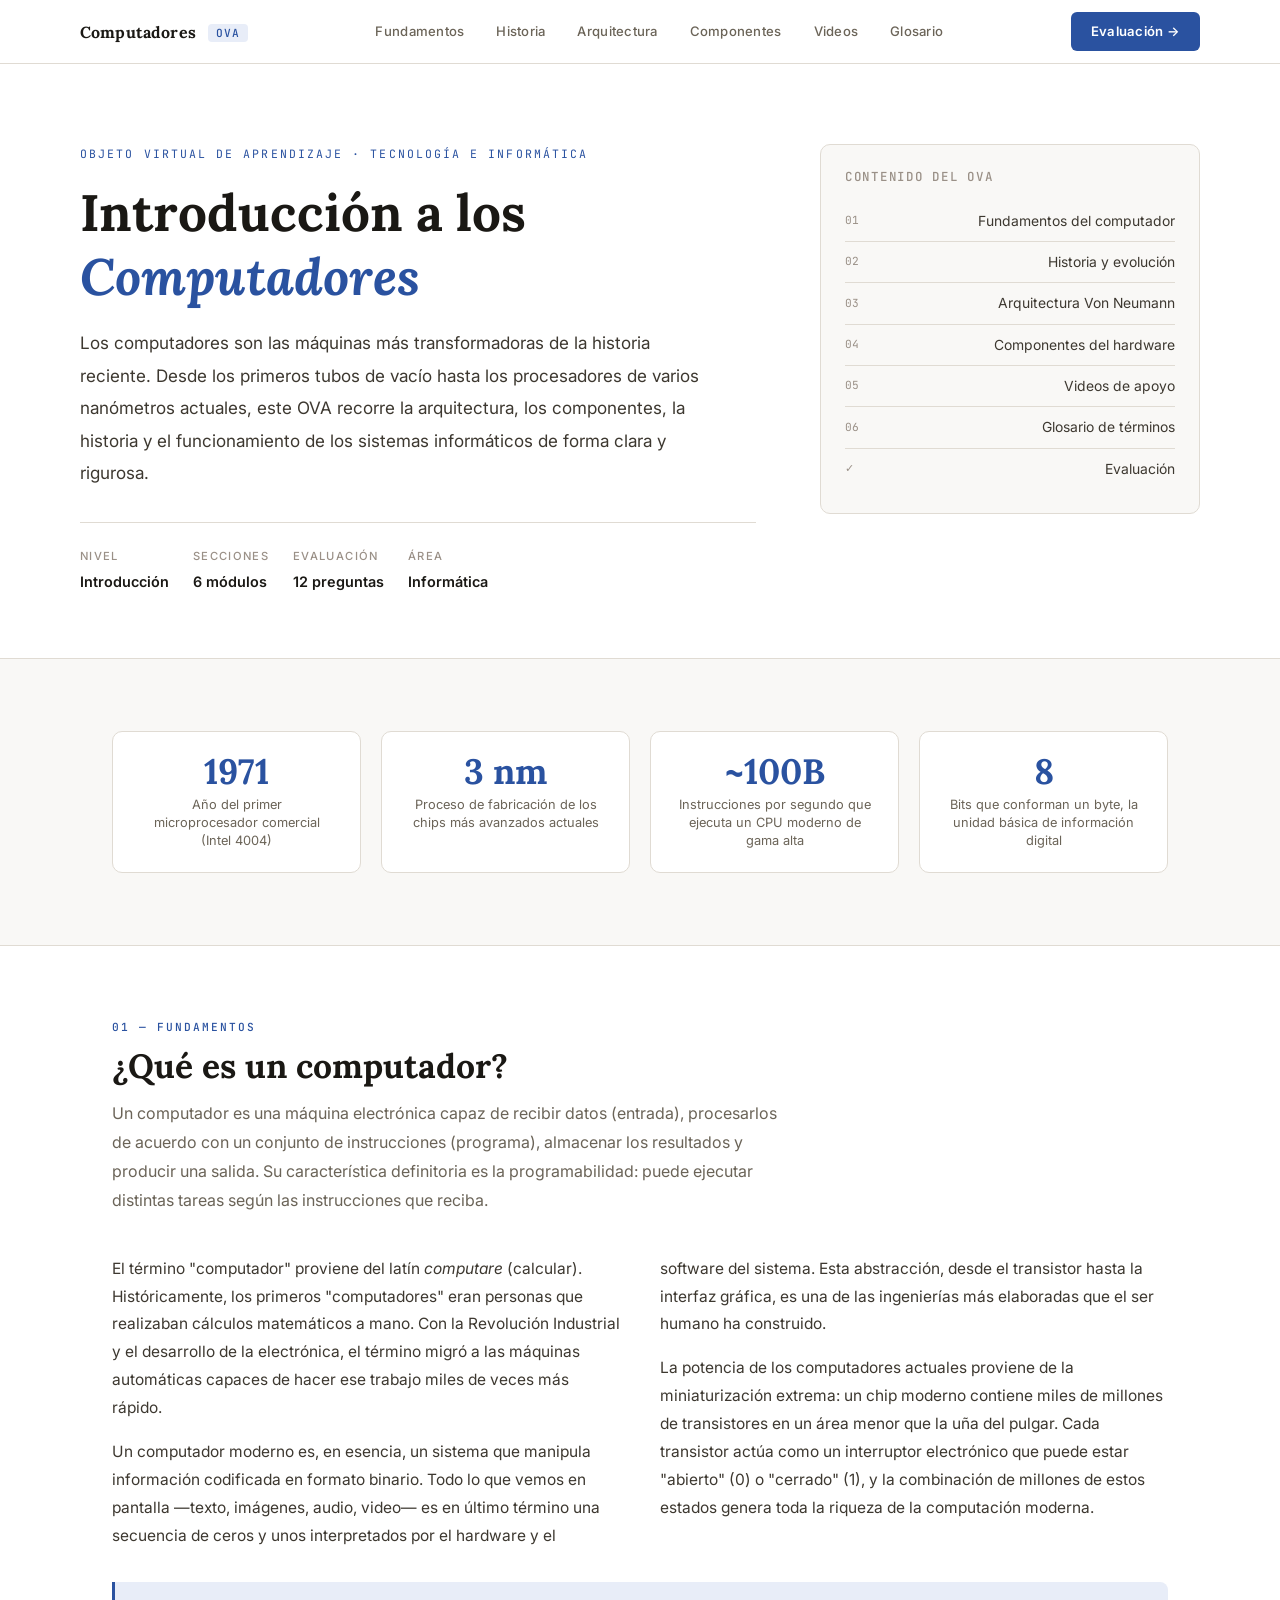
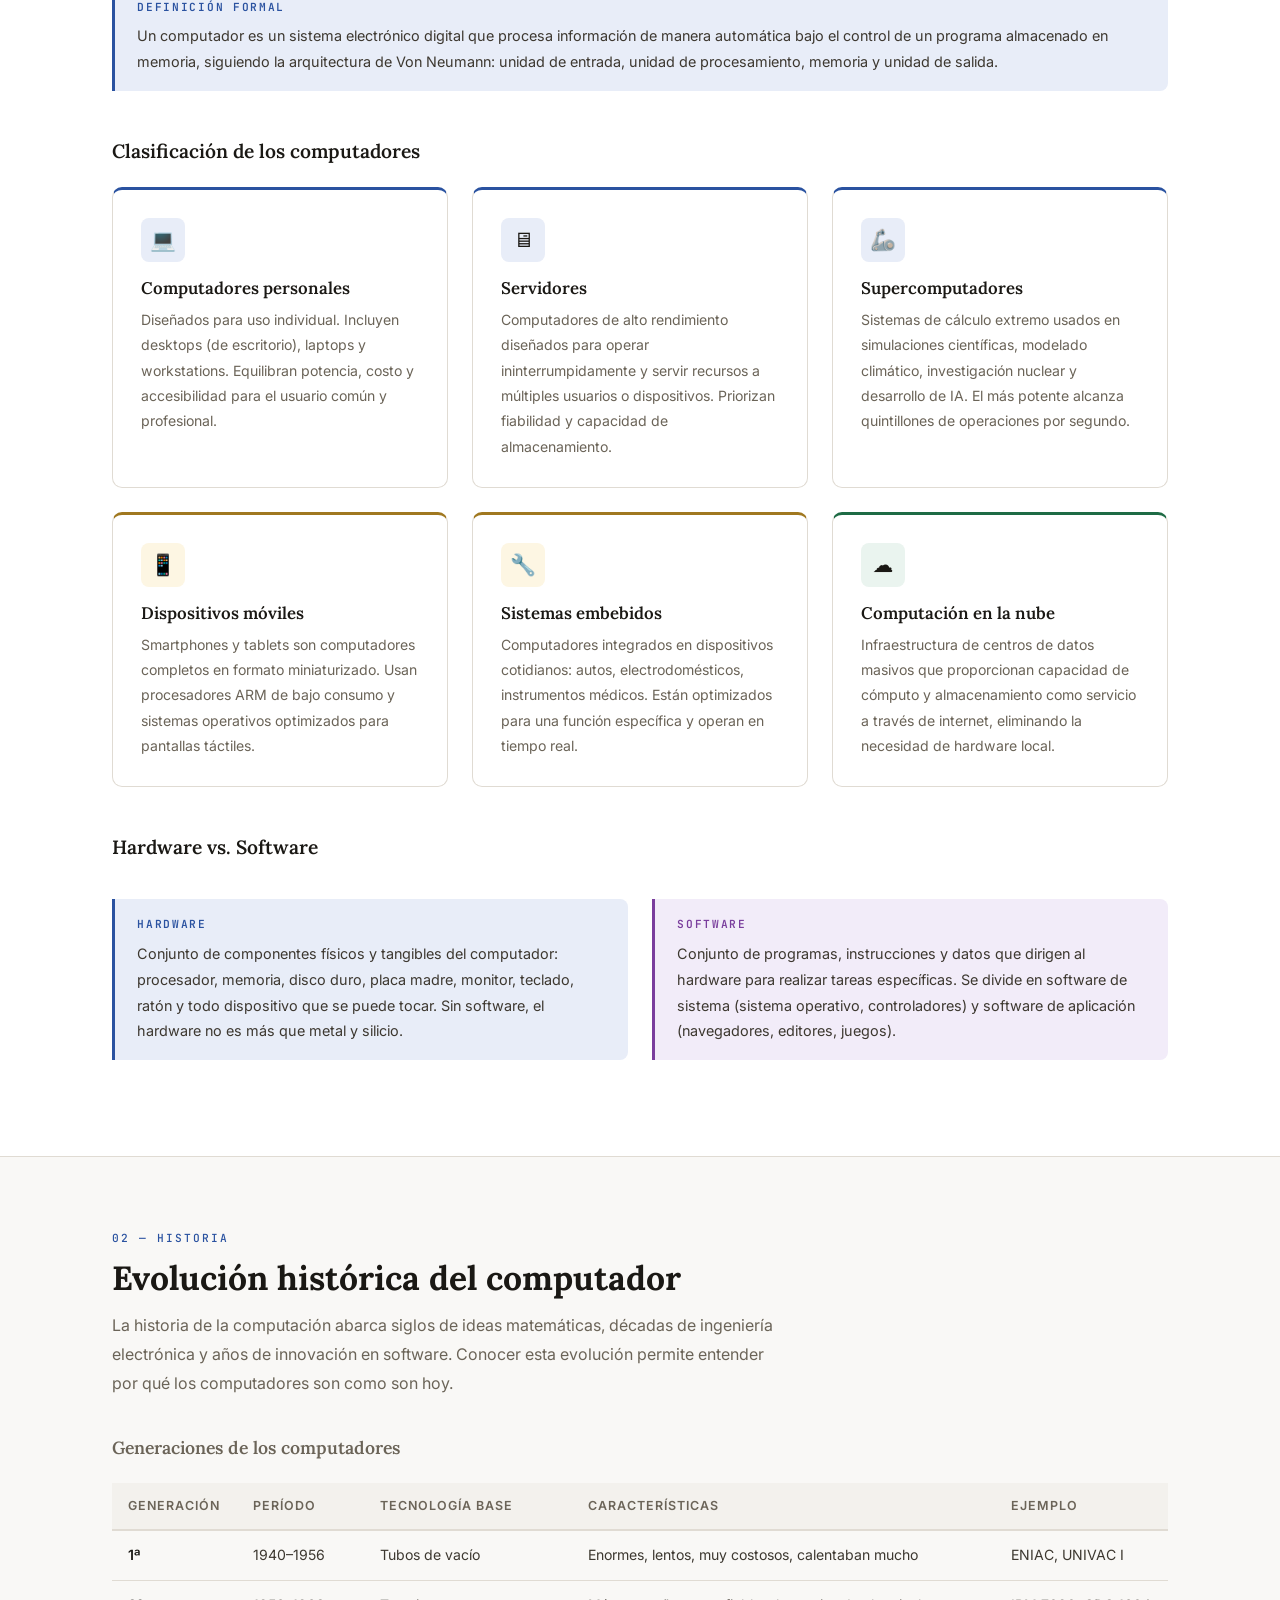
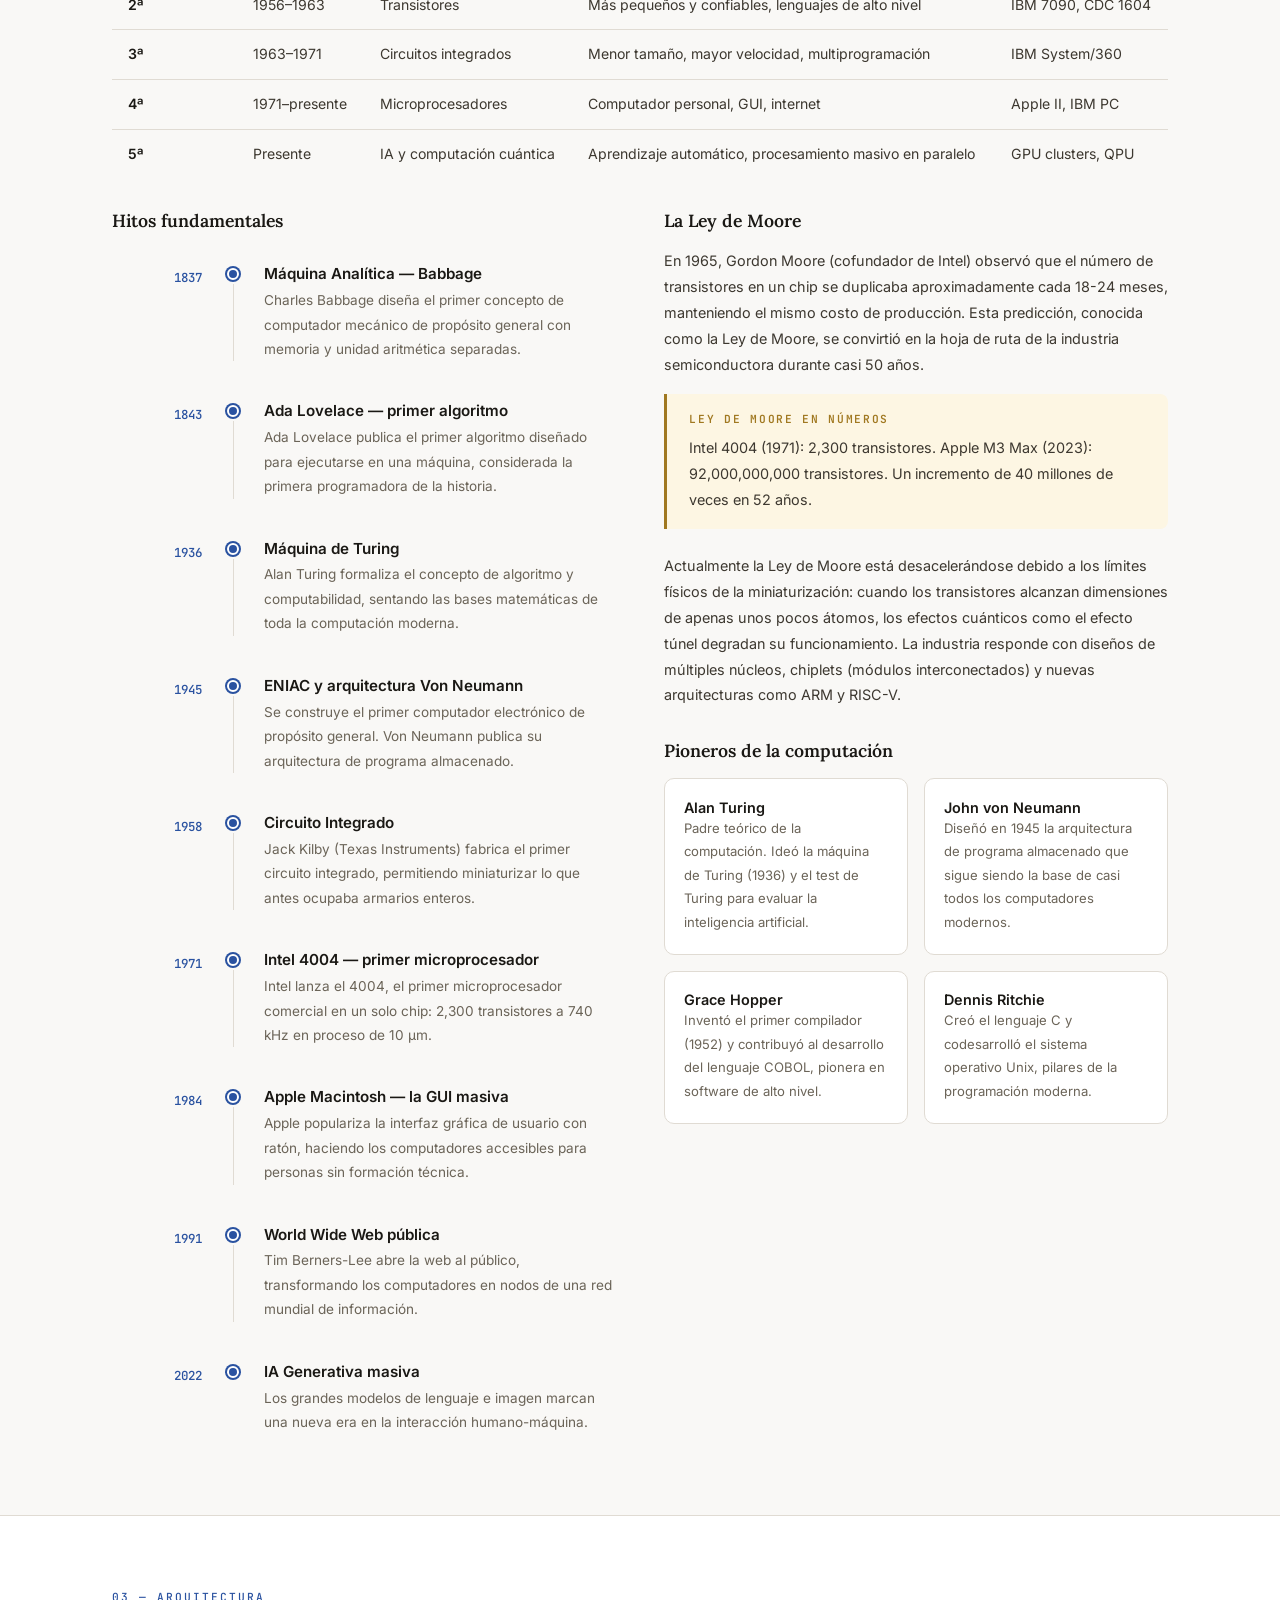
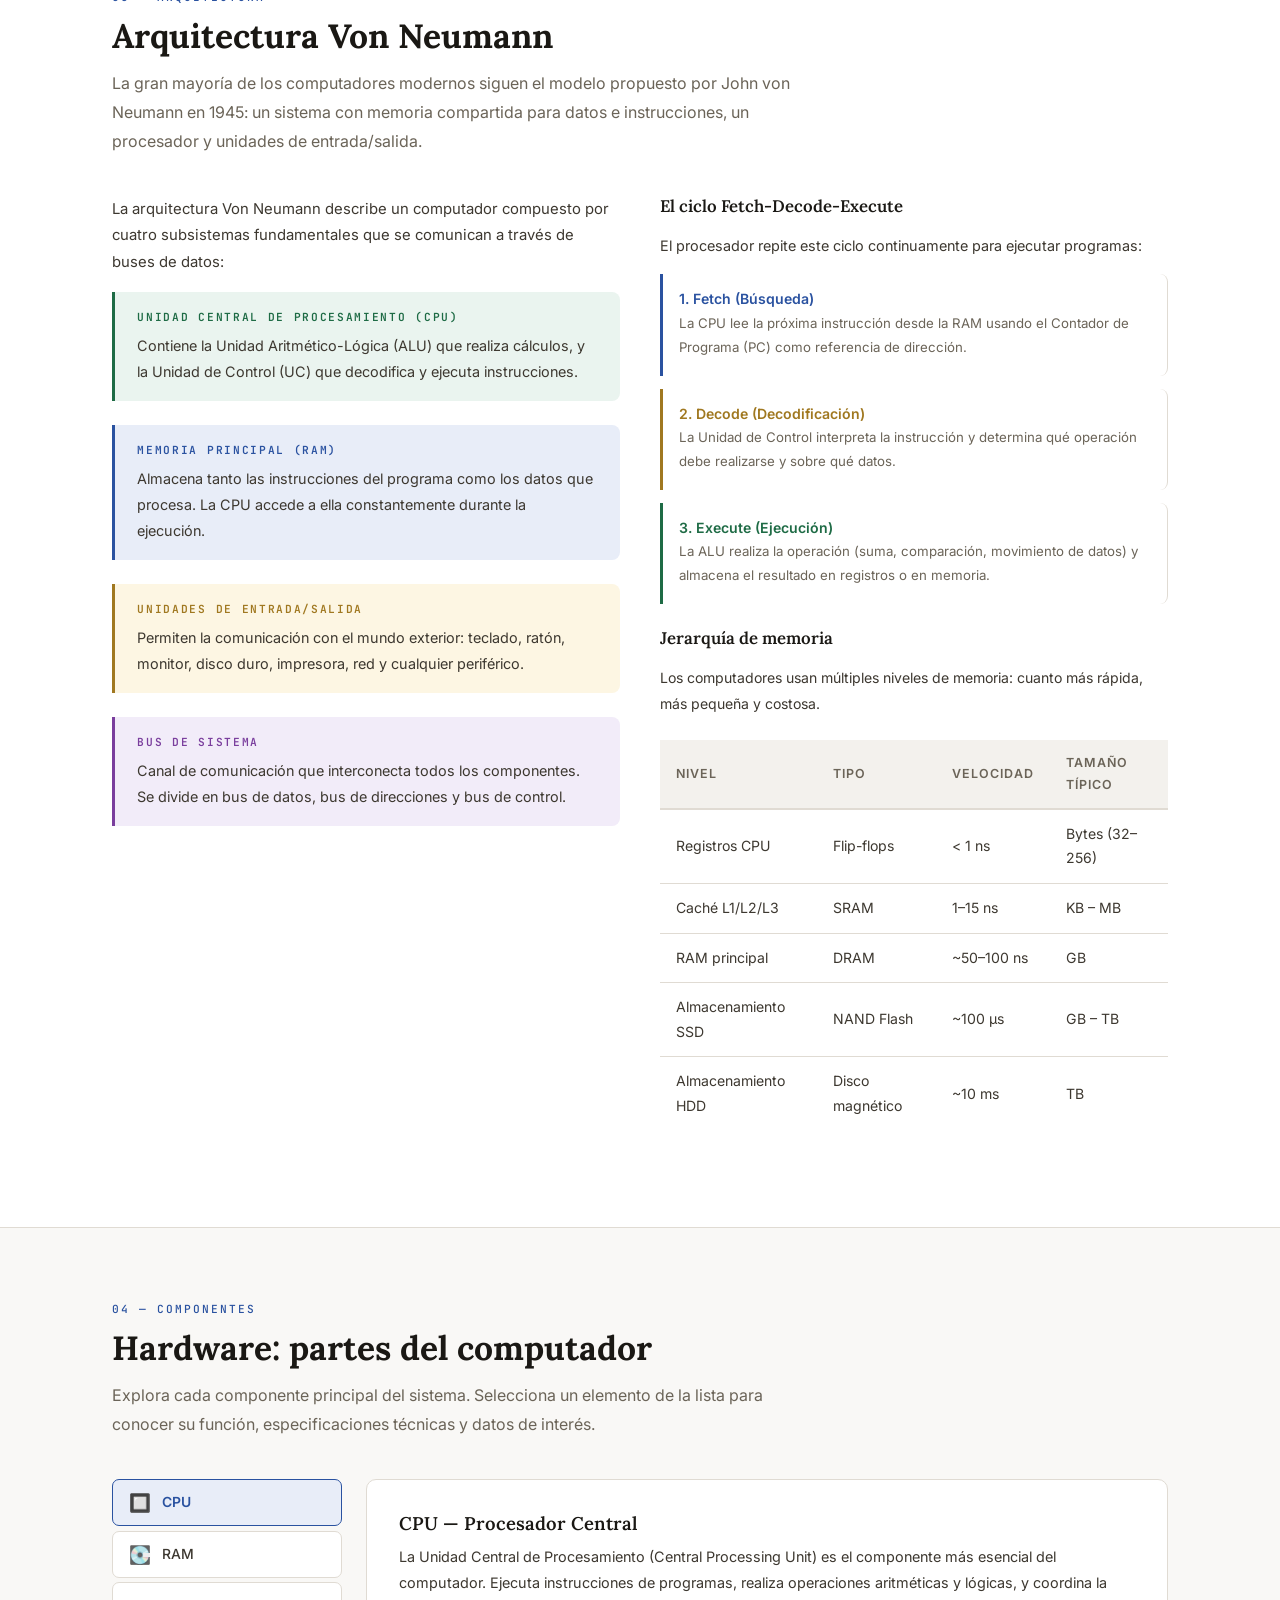
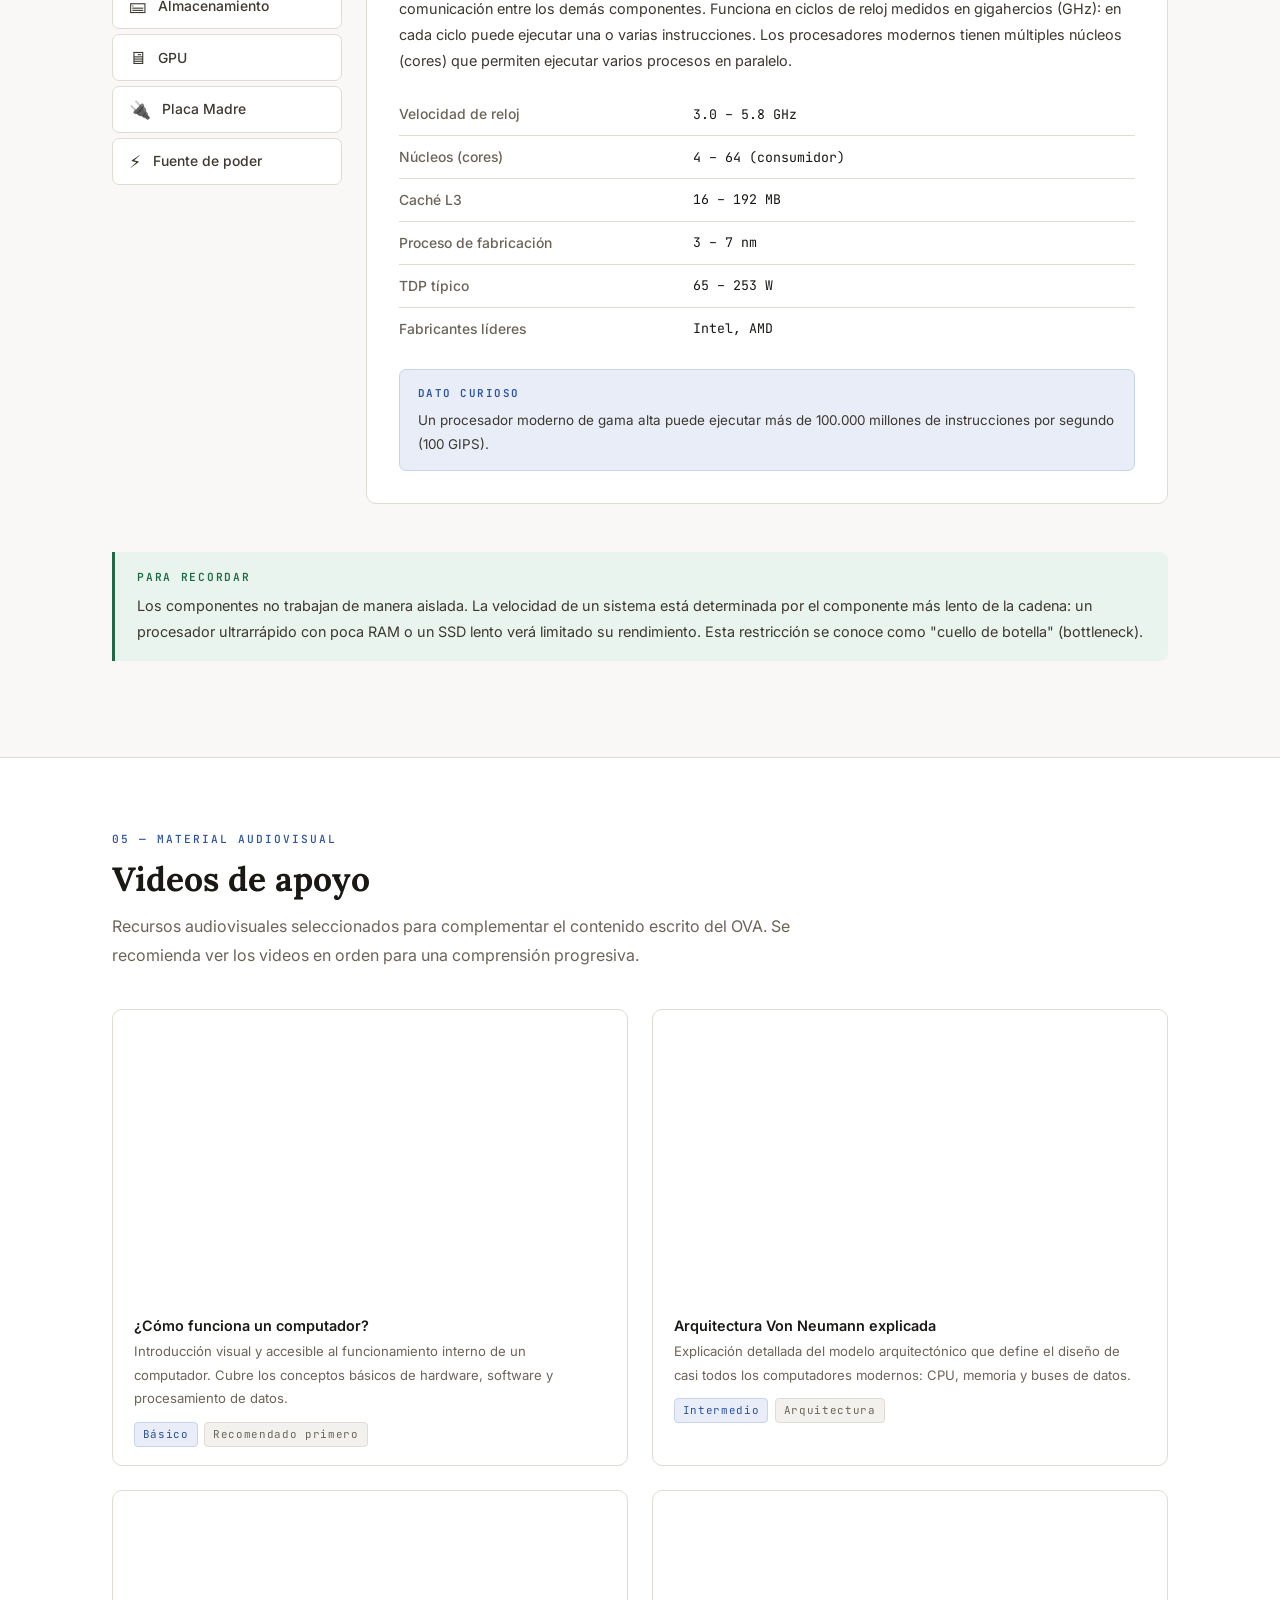
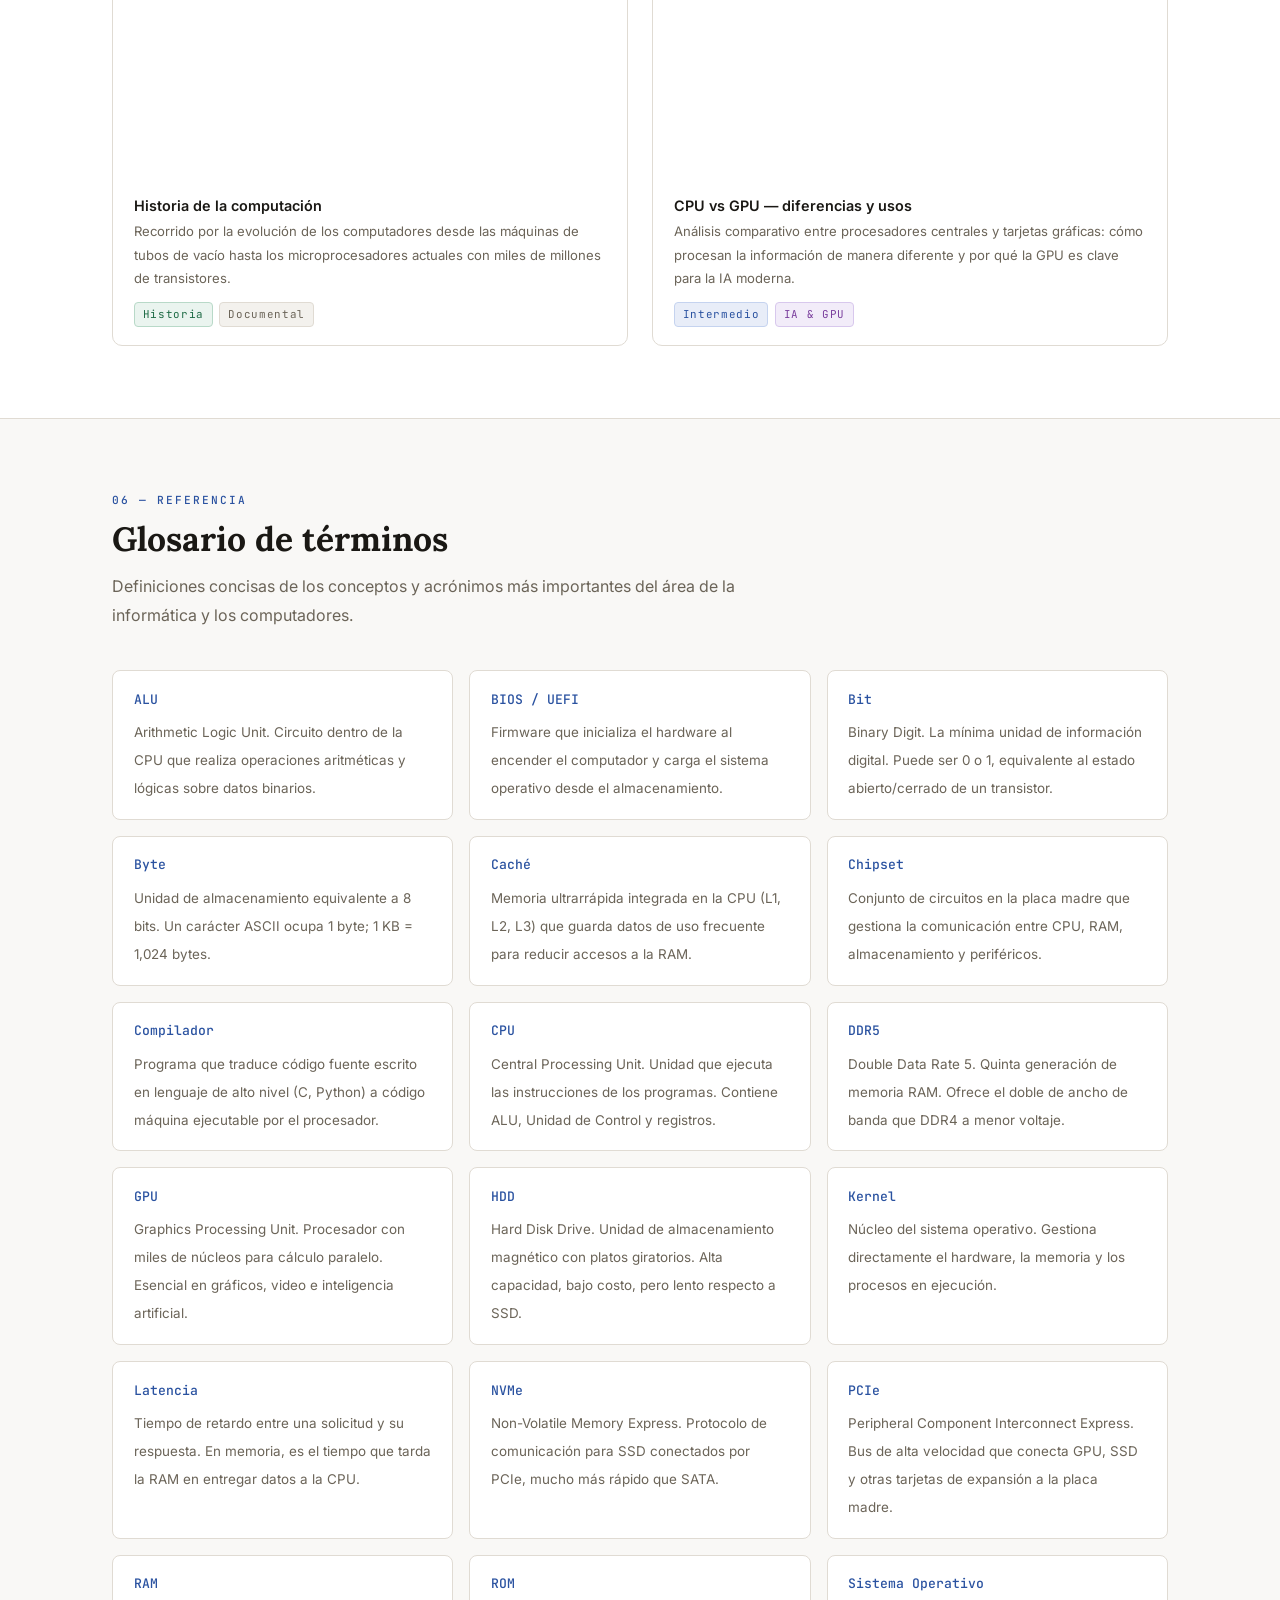
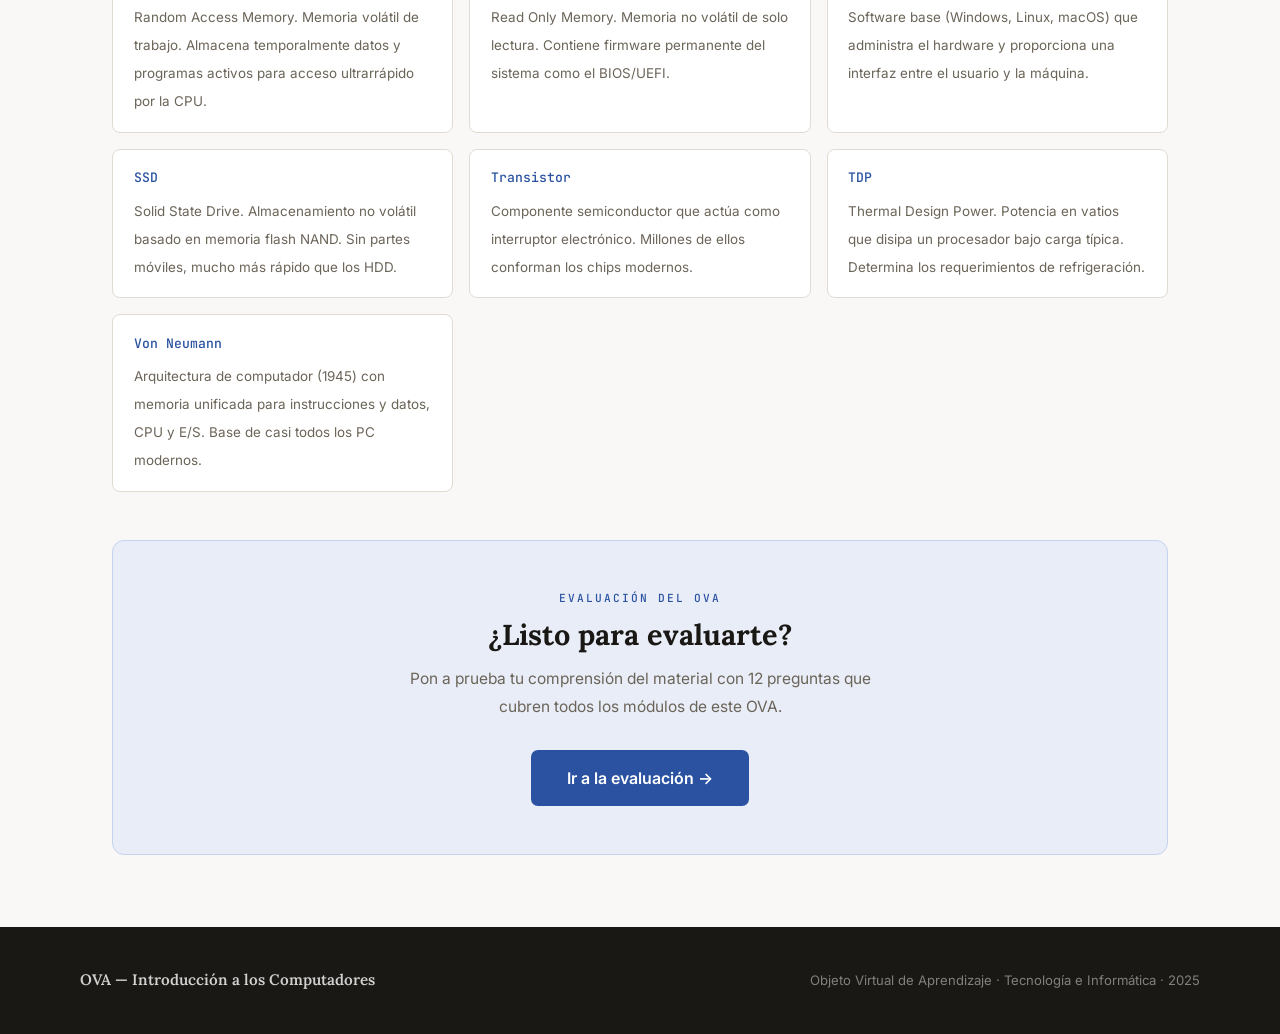
<file: index.html>
<!DOCTYPE html>
<html lang="es">
<head>
  <meta charset="UTF-8"/>
  <meta name="viewport" content="width=device-width, initial-scale=1.0"/>
  <title>OVA — Introducción a los Computadores</title>
  <meta name="description" content="Objeto Virtual de Aprendizaje sobre fundamentos, historia, arquitectura y componentes de los computadores."/>
  <link rel="stylesheet" href="styles.css"/>
</head>
<body>

<div id="reading-progress"></div>

<!-- ══ NAV ══ -->
<nav>
  <div class="nav-inner">
    <a href="index.html" class="nav-brand">
      Computadores
      <span>OVA</span>
    </a>
    <ul class="nav-links">
      <li><a href="#conceptos">Fundamentos</a></li>
      <li><a href="#historia">Historia</a></li>
      <li><a href="#arquitectura">Arquitectura</a></li>
      <li><a href="#componentes">Componentes</a></li>
      <li><a href="#videos">Videos</a></li>
      <li><a href="#glosario">Glosario</a></li>
    </ul>
    <a href="quiz.html" class="nav-quiz-btn">Evaluación →</a>
  </div>
</nav>

<!-- ══ HERO ══ -->
<header class="hero">
  <div class="hero-inner">
    <div class="hero-main">
      <span class="hero-kicker">Objeto Virtual de Aprendizaje · Tecnología e Informática</span>
      <h1>Introducción a los <em>Computadores</em></h1>
      <p class="hero-lead">
        Los computadores son las máquinas más transformadoras de la historia reciente. Desde los
        primeros tubos de vacío hasta los procesadores de varios nanómetros actuales, este OVA
        recorre la arquitectura, los componentes, la historia y el funcionamiento de los sistemas
        informáticos de forma clara y rigurosa.
      </p>
      <div class="hero-meta">
        <div class="hero-meta-item">
          <span class="hero-meta-label">Nivel</span>
          <span class="hero-meta-val">Introducción</span>
        </div>
        <div class="hero-meta-item">
          <span class="hero-meta-label">Secciones</span>
          <span class="hero-meta-val">6 módulos</span>
        </div>
        <div class="hero-meta-item">
          <span class="hero-meta-label">Evaluación</span>
          <span class="hero-meta-val">12 preguntas</span>
        </div>
        <div class="hero-meta-item">
          <span class="hero-meta-label">Área</span>
          <span class="hero-meta-val">Informática</span>
        </div>
      </div>
    </div>
    <aside class="hero-aside">
      <div class="toc-card">
        <h4>Contenido del OVA</h4>
        <ul class="toc-list">
          <li><a href="#conceptos"><span class="toc-num">01</span>Fundamentos del computador</a></li>
          <li><a href="#historia"><span class="toc-num">02</span>Historia y evolución</a></li>
          <li><a href="#arquitectura"><span class="toc-num">03</span>Arquitectura Von Neumann</a></li>
          <li><a href="#componentes"><span class="toc-num">04</span>Componentes del hardware</a></li>
          <li><a href="#videos"><span class="toc-num">05</span>Videos de apoyo</a></li>
          <li><a href="#glosario"><span class="toc-num">06</span>Glosario de términos</a></li>
          <li><a href="quiz.html"><span class="toc-num">✓</span>Evaluación</a></li>
        </ul>
      </div>
    </aside>
  </div>
</header>

<!-- ══ STATS ══ -->
<section class="section section-alt">
  <div class="container">
    <div class="grid-4 reveal">
      <div class="stat-card">
        <div class="stat-number">1971</div>
        <div class="stat-label">Año del primer microprocesador comercial (Intel 4004)</div>
      </div>
      <div class="stat-card">
        <div class="stat-number">3 nm</div>
        <div class="stat-label">Proceso de fabricación de los chips más avanzados actuales</div>
      </div>
      <div class="stat-card">
        <div class="stat-number">~100B</div>
        <div class="stat-label">Instrucciones por segundo que ejecuta un CPU moderno de gama alta</div>
      </div>
      <div class="stat-card">
        <div class="stat-number">8</div>
        <div class="stat-label">Bits que conforman un byte, la unidad básica de información digital</div>
      </div>
    </div>
  </div>
</section>

<hr class="divider"/>

<!-- ══ SECCIÓN 1 — CONCEPTOS ══ -->
<section class="section" id="conceptos">
  <div class="container">
    <div class="section-header reveal">
      <span class="section-kicker">01 — Fundamentos</span>
      <h2>¿Qué es un computador?</h2>
      <p>Un computador es una máquina electrónica capaz de recibir datos (entrada), procesarlos de acuerdo con un conjunto de instrucciones (programa), almacenar los resultados y producir una salida. Su característica definitoria es la programabilidad: puede ejecutar distintas tareas según las instrucciones que reciba.</p>
    </div>

    <div class="two-col-text reveal">
      <p>El término "computador" proviene del latín <em>computare</em> (calcular). Históricamente, los primeros "computadores" eran personas que realizaban cálculos matemáticos a mano. Con la Revolución Industrial y el desarrollo de la electrónica, el término migró a las máquinas automáticas capaces de hacer ese trabajo miles de veces más rápido.</p>
      <p>Un computador moderno es, en esencia, un sistema que manipula información codificada en formato binario. Todo lo que vemos en pantalla —texto, imágenes, audio, video— es en último término una secuencia de ceros y unos interpretados por el hardware y el software del sistema. Esta abstracción, desde el transistor hasta la interfaz gráfica, es una de las ingenierías más elaboradas que el ser humano ha construido.</p>
      <p>La potencia de los computadores actuales proviene de la miniaturización extrema: un chip moderno contiene miles de millones de transistores en un área menor que la uña del pulgar. Cada transistor actúa como un interruptor electrónico que puede estar "abierto" (0) o "cerrado" (1), y la combinación de millones de estos estados genera toda la riqueza de la computación moderna.</p>
    </div>

    <div class="info-box reveal mt-2">
      <span class="info-box-label">Definición formal</span>
      <p>Un computador es un sistema electrónico digital que procesa información de manera automática bajo el control de un programa almacenado en memoria, siguiendo la arquitectura de Von Neumann: unidad de entrada, unidad de procesamiento, memoria y unidad de salida.</p>
    </div>

    <h3 class="mt-3 reveal" style="font-size:1.2rem;margin-bottom:1.5rem">Clasificación de los computadores</h3>
    <div class="grid-3 reveal">
      <div class="card card-accent-top">
        <div class="card-icon">💻</div>
        <h3>Computadores personales</h3>
        <p>Diseñados para uso individual. Incluyen desktops (de escritorio), laptops y workstations. Equilibran potencia, costo y accesibilidad para el usuario común y profesional.</p>
      </div>
      <div class="card card-accent-top">
        <div class="card-icon">🖥</div>
        <h3>Servidores</h3>
        <p>Computadores de alto rendimiento diseñados para operar ininterrumpidamente y servir recursos a múltiples usuarios o dispositivos. Priorizan fiabilidad y capacidad de almacenamiento.</p>
      </div>
      <div class="card card-accent-top">
        <div class="card-icon">🦾</div>
        <h3>Supercomputadores</h3>
        <p>Sistemas de cálculo extremo usados en simulaciones científicas, modelado climático, investigación nuclear y desarrollo de IA. El más potente alcanza quintillones de operaciones por segundo.</p>
      </div>
      <div class="card card-accent-gold">
        <div class="card-icon" style="background:var(--gold-lt)">📱</div>
        <h3>Dispositivos móviles</h3>
        <p>Smartphones y tablets son computadores completos en formato miniaturizado. Usan procesadores ARM de bajo consumo y sistemas operativos optimizados para pantallas táctiles.</p>
      </div>
      <div class="card card-accent-gold">
        <div class="card-icon" style="background:var(--gold-lt)">🔧</div>
        <h3>Sistemas embebidos</h3>
        <p>Computadores integrados en dispositivos cotidianos: autos, electrodomésticos, instrumentos médicos. Están optimizados para una función específica y operan en tiempo real.</p>
      </div>
      <div class="card card-accent-green">
        <div class="card-icon" style="background:var(--green-lt)">☁️</div>
        <h3>Computación en la nube</h3>
        <p>Infraestructura de centros de datos masivos que proporcionan capacidad de cómputo y almacenamiento como servicio a través de internet, eliminando la necesidad de hardware local.</p>
      </div>
    </div>

    <h3 class="mt-3 reveal" style="font-size:1.2rem;margin-bottom:1rem">Hardware vs. Software</h3>
    <div class="grid-2 reveal">
      <div class="info-box">
        <span class="info-box-label">Hardware</span>
        <p>Conjunto de componentes físicos y tangibles del computador: procesador, memoria, disco duro, placa madre, monitor, teclado, ratón y todo dispositivo que se puede tocar. Sin software, el hardware no es más que metal y silicio.</p>
      </div>
      <div class="info-box" style="border-color:var(--accent2);background:var(--accent2-lt)">
        <span class="info-box-label" style="color:var(--accent2)">Software</span>
        <p>Conjunto de programas, instrucciones y datos que dirigen al hardware para realizar tareas específicas. Se divide en software de sistema (sistema operativo, controladores) y software de aplicación (navegadores, editores, juegos).</p>
      </div>
    </div>
  </div>
</section>

<hr class="divider"/>

<!-- ══ SECCIÓN 2 — HISTORIA ══ -->
<section class="section section-alt" id="historia">
  <div class="container">
    <div class="section-header reveal">
      <span class="section-kicker">02 — Historia</span>
      <h2>Evolución histórica del computador</h2>
      <p>La historia de la computación abarca siglos de ideas matemáticas, décadas de ingeniería electrónica y años de innovación en software. Conocer esta evolución permite entender por qué los computadores son como son hoy.</p>
    </div>

    <h3 class="reveal" style="font-size:1.1rem;margin-bottom:1.5rem;color:var(--ink3)">Generaciones de los computadores</h3>
    <div class="table-wrap reveal">
      <table>
        <thead>
          <tr>
            <th>Generación</th>
            <th>Período</th>
            <th>Tecnología base</th>
            <th>Características</th>
            <th>Ejemplo</th>
          </tr>
        </thead>
        <tbody>
          <tr><td><strong>1ª</strong></td><td>1940–1956</td><td>Tubos de vacío</td><td>Enormes, lentos, muy costosos, calentaban mucho</td><td>ENIAC, UNIVAC I</td></tr>
          <tr><td><strong>2ª</strong></td><td>1956–1963</td><td>Transistores</td><td>Más pequeños y confiables, lenguajes de alto nivel</td><td>IBM 7090, CDC 1604</td></tr>
          <tr><td><strong>3ª</strong></td><td>1963–1971</td><td>Circuitos integrados</td><td>Menor tamaño, mayor velocidad, multiprogramación</td><td>IBM System/360</td></tr>
          <tr><td><strong>4ª</strong></td><td>1971–presente</td><td>Microprocesadores</td><td>Computador personal, GUI, internet</td><td>Apple II, IBM PC</td></tr>
          <tr><td><strong>5ª</strong></td><td>Presente</td><td>IA y computación cuántica</td><td>Aprendizaje automático, procesamiento masivo en paralelo</td><td>GPU clusters, QPU</td></tr>
        </tbody>
      </table>
    </div>

    <div class="grid-2 mt-2" style="gap:3rem;align-items:start">
      <div>
        <h3 class="reveal" style="font-size:1.1rem;margin-bottom:1.5rem">Hitos fundamentales</h3>
        <div class="timeline reveal">
          <div class="tl-item">
            <div class="tl-year">1837</div>
            <div class="tl-dot-col"><div class="tl-dot"></div><div class="tl-line"></div></div>
            <div class="tl-content"><h4>Máquina Analítica — Babbage</h4><p>Charles Babbage diseña el primer concepto de computador mecánico de propósito general con memoria y unidad aritmética separadas.</p></div>
          </div>
          <div class="tl-item">
            <div class="tl-year">1843</div>
            <div class="tl-dot-col"><div class="tl-dot"></div><div class="tl-line"></div></div>
            <div class="tl-content"><h4>Ada Lovelace — primer algoritmo</h4><p>Ada Lovelace publica el primer algoritmo diseñado para ejecutarse en una máquina, considerada la primera programadora de la historia.</p></div>
          </div>
          <div class="tl-item">
            <div class="tl-year">1936</div>
            <div class="tl-dot-col"><div class="tl-dot"></div><div class="tl-line"></div></div>
            <div class="tl-content"><h4>Máquina de Turing</h4><p>Alan Turing formaliza el concepto de algoritmo y computabilidad, sentando las bases matemáticas de toda la computación moderna.</p></div>
          </div>
          <div class="tl-item">
            <div class="tl-year">1945</div>
            <div class="tl-dot-col"><div class="tl-dot"></div><div class="tl-line"></div></div>
            <div class="tl-content"><h4>ENIAC y arquitectura Von Neumann</h4><p>Se construye el primer computador electrónico de propósito general. Von Neumann publica su arquitectura de programa almacenado.</p></div>
          </div>
          <div class="tl-item">
            <div class="tl-year">1958</div>
            <div class="tl-dot-col"><div class="tl-dot"></div><div class="tl-line"></div></div>
            <div class="tl-content"><h4>Circuito Integrado</h4><p>Jack Kilby (Texas Instruments) fabrica el primer circuito integrado, permitiendo miniaturizar lo que antes ocupaba armarios enteros.</p></div>
          </div>
          <div class="tl-item">
            <div class="tl-year">1971</div>
            <div class="tl-dot-col"><div class="tl-dot"></div><div class="tl-line"></div></div>
            <div class="tl-content"><h4>Intel 4004 — primer microprocesador</h4><p>Intel lanza el 4004, el primer microprocesador comercial en un solo chip: 2,300 transistores a 740 kHz en proceso de 10 μm.</p></div>
          </div>
          <div class="tl-item">
            <div class="tl-year">1984</div>
            <div class="tl-dot-col"><div class="tl-dot"></div><div class="tl-line"></div></div>
            <div class="tl-content"><h4>Apple Macintosh — la GUI masiva</h4><p>Apple populariza la interfaz gráfica de usuario con ratón, haciendo los computadores accesibles para personas sin formación técnica.</p></div>
          </div>
          <div class="tl-item">
            <div class="tl-year">1991</div>
            <div class="tl-dot-col"><div class="tl-dot"></div><div class="tl-line"></div></div>
            <div class="tl-content"><h4>World Wide Web pública</h4><p>Tim Berners-Lee abre la web al público, transformando los computadores en nodos de una red mundial de información.</p></div>
          </div>
          <div class="tl-item">
            <div class="tl-year">2022</div>
            <div class="tl-dot-col"><div class="tl-dot"></div><div class="tl-line"></div></div>
            <div class="tl-content"><h4>IA Generativa masiva</h4><p>Los grandes modelos de lenguaje e imagen marcan una nueva era en la interacción humano-máquina.</p></div>
          </div>
        </div>
      </div>
      <div>
        <h3 class="reveal" style="font-size:1.1rem;margin-bottom:1rem">La Ley de Moore</h3>
        <p class="reveal" style="font-size:0.9rem;color:var(--ink2)">
          En 1965, Gordon Moore (cofundador de Intel) observó que el número de transistores en un chip se duplicaba aproximadamente cada 18-24 meses, manteniendo el mismo costo de producción. Esta predicción, conocida como la Ley de Moore, se convirtió en la hoja de ruta de la industria semiconductora durante casi 50 años.
        </p>
        <div class="info-box gold reveal mt-1">
          <span class="info-box-label">Ley de Moore en números</span>
          <p>Intel 4004 (1971): 2,300 transistores. Apple M3 Max (2023): 92,000,000,000 transistores. Un incremento de 40 millones de veces en 52 años.</p>
        </div>
        <p class="reveal mt-1" style="font-size:0.9rem;color:var(--ink2)">
          Actualmente la Ley de Moore está desacelerándose debido a los límites físicos de la miniaturización: cuando los transistores alcanzan dimensiones de apenas unos pocos átomos, los efectos cuánticos como el efecto túnel degradan su funcionamiento. La industria responde con diseños de múltiples núcleos, chiplets (módulos interconectados) y nuevas arquitecturas como ARM y RISC-V.
        </p>

        <h3 class="reveal mt-2" style="font-size:1.1rem;margin-bottom:1rem">Pioneros de la computación</h3>
        <div class="grid-2 reveal" style="gap:1rem">
          <div class="card" style="padding:1.2rem">
            <h4 style="font-size:0.9rem">Alan Turing</h4>
            <p style="font-size:0.82rem">Padre teórico de la computación. Ideó la máquina de Turing (1936) y el test de Turing para evaluar la inteligencia artificial.</p>
          </div>
          <div class="card" style="padding:1.2rem">
            <h4 style="font-size:0.9rem">John von Neumann</h4>
            <p style="font-size:0.82rem">Diseñó en 1945 la arquitectura de programa almacenado que sigue siendo la base de casi todos los computadores modernos.</p>
          </div>
          <div class="card" style="padding:1.2rem">
            <h4 style="font-size:0.9rem">Grace Hopper</h4>
            <p style="font-size:0.82rem">Inventó el primer compilador (1952) y contribuyó al desarrollo del lenguaje COBOL, pionera en software de alto nivel.</p>
          </div>
          <div class="card" style="padding:1.2rem">
            <h4 style="font-size:0.9rem">Dennis Ritchie</h4>
            <p style="font-size:0.82rem">Creó el lenguaje C y codesarrolló el sistema operativo Unix, pilares de la programación moderna.</p>
          </div>
        </div>
      </div>
    </div>
  </div>
</section>

<hr class="divider"/>

<!-- ══ SECCIÓN 3 — ARQUITECTURA ══ -->
<section class="section" id="arquitectura">
  <div class="container">
    <div class="section-header reveal">
      <span class="section-kicker">03 — Arquitectura</span>
      <h2>Arquitectura Von Neumann</h2>
      <p>La gran mayoría de los computadores modernos siguen el modelo propuesto por John von Neumann en 1945: un sistema con memoria compartida para datos e instrucciones, un procesador y unidades de entrada/salida.</p>
    </div>

    <div class="grid-2 reveal" style="gap:2.5rem;align-items:start">
      <div>
        <p style="font-size:0.93rem;color:var(--ink2)">
          La arquitectura Von Neumann describe un computador compuesto por cuatro subsistemas fundamentales que se comunican a través de buses de datos:
        </p>
        <div class="info-box green mt-1">
          <span class="info-box-label">Unidad Central de Procesamiento (CPU)</span>
          <p>Contiene la Unidad Aritmético-Lógica (ALU) que realiza cálculos, y la Unidad de Control (UC) que decodifica y ejecuta instrucciones.</p>
        </div>
        <div class="info-box mt-1">
          <span class="info-box-label">Memoria principal (RAM)</span>
          <p>Almacena tanto las instrucciones del programa como los datos que procesa. La CPU accede a ella constantemente durante la ejecución.</p>
        </div>
        <div class="info-box gold mt-1">
          <span class="info-box-label">Unidades de Entrada/Salida</span>
          <p>Permiten la comunicación con el mundo exterior: teclado, ratón, monitor, disco duro, impresora, red y cualquier periférico.</p>
        </div>
        <div class="info-box" style="border-color:var(--accent2);background:var(--accent2-lt);margin-top:1rem">
          <span class="info-box-label" style="color:var(--accent2)">Bus de sistema</span>
          <p>Canal de comunicación que interconecta todos los componentes. Se divide en bus de datos, bus de direcciones y bus de control.</p>
        </div>
      </div>
      <div>
        <h3 style="font-size:1.05rem;margin-bottom:1rem" class="reveal">El ciclo Fetch-Decode-Execute</h3>
        <p class="reveal" style="font-size:0.9rem;color:var(--ink2)">El procesador repite este ciclo continuamente para ejecutar programas:</p>
        <div class="reveal" style="display:flex;flex-direction:column;gap:0.8rem;margin-top:1rem">
          <div class="card" style="padding:1rem;border-left:3px solid var(--accent);border-radius:0 8px 8px 0;border-top:none;border-bottom:none;border-right:1px solid var(--border)">
            <h4 style="font-size:0.88rem;color:var(--accent);margin-bottom:4px">1. Fetch (Búsqueda)</h4>
            <p style="font-size:0.83rem;margin:0">La CPU lee la próxima instrucción desde la RAM usando el Contador de Programa (PC) como referencia de dirección.</p>
          </div>
          <div class="card" style="padding:1rem;border-left:3px solid var(--gold);border-radius:0 8px 8px 0;border-top:none;border-bottom:none;border-right:1px solid var(--border)">
            <h4 style="font-size:0.88rem;color:var(--gold);margin-bottom:4px">2. Decode (Decodificación)</h4>
            <p style="font-size:0.83rem;margin:0">La Unidad de Control interpreta la instrucción y determina qué operación debe realizarse y sobre qué datos.</p>
          </div>
          <div class="card" style="padding:1rem;border-left:3px solid var(--green);border-radius:0 8px 8px 0;border-top:none;border-bottom:none;border-right:1px solid var(--border)">
            <h4 style="font-size:0.88rem;color:var(--green);margin-bottom:4px">3. Execute (Ejecución)</h4>
            <p style="font-size:0.83rem;margin:0">La ALU realiza la operación (suma, comparación, movimiento de datos) y almacena el resultado en registros o en memoria.</p>
          </div>
        </div>

        <h3 style="font-size:1.05rem;margin:1.5rem 0 1rem" class="reveal">Jerarquía de memoria</h3>
        <p class="reveal" style="font-size:0.88rem;color:var(--ink2);margin-bottom:1rem">Los computadores usan múltiples niveles de memoria: cuanto más rápida, más pequeña y costosa.</p>
        <div class="table-wrap reveal">
          <table>
            <thead><tr><th>Nivel</th><th>Tipo</th><th>Velocidad</th><th>Tamaño típico</th></tr></thead>
            <tbody>
              <tr><td>Registros CPU</td><td>Flip-flops</td><td>&lt; 1 ns</td><td>Bytes (32–256)</td></tr>
              <tr><td>Caché L1/L2/L3</td><td>SRAM</td><td>1–15 ns</td><td>KB – MB</td></tr>
              <tr><td>RAM principal</td><td>DRAM</td><td>~50–100 ns</td><td>GB</td></tr>
              <tr><td>Almacenamiento SSD</td><td>NAND Flash</td><td>~100 μs</td><td>GB – TB</td></tr>
              <tr><td>Almacenamiento HDD</td><td>Disco magnético</td><td>~10 ms</td><td>TB</td></tr>
            </tbody>
          </table>
        </div>
      </div>
    </div>
  </div>
</section>

<hr class="divider"/>

<!-- ══ SECCIÓN 4 — COMPONENTES ══ -->
<section class="section section-alt" id="componentes">
  <div class="container">
    <div class="section-header reveal">
      <span class="section-kicker">04 — Componentes</span>
      <h2>Hardware: partes del computador</h2>
      <p>Explora cada componente principal del sistema. Selecciona un elemento de la lista para conocer su función, especificaciones técnicas y datos de interés.</p>
    </div>

    <div class="comp-layout reveal">
      <div class="comp-nav" id="compNav"></div>
      <div class="comp-panel" id="compPanel">
        <p style="color:var(--ink4);font-size:0.9rem">Selecciona un componente de la lista para ver su descripción detallada.</p>
      </div>
    </div>

    <div class="info-box green mt-3 reveal">
      <span class="info-box-label">Para recordar</span>
      <p>Los componentes no trabajan de manera aislada. La velocidad de un sistema está determinada por el componente más lento de la cadena: un procesador ultrarrápido con poca RAM o un SSD lento verá limitado su rendimiento. Esta restricción se conoce como "cuello de botella" (bottleneck).</p>
    </div>
  </div>
</section>

<hr class="divider"/>

<!-- ══ SECCIÓN 5 — VIDEOS ══ -->
<section class="section" id="videos">
  <div class="container">
    <div class="section-header reveal">
      <span class="section-kicker">05 — Material audiovisual</span>
      <h2>Videos de apoyo</h2>
      <p>Recursos audiovisuales seleccionados para complementar el contenido escrito del OVA. Se recomienda ver los videos en orden para una comprensión progresiva.</p>
    </div>

    <div class="grid-2 reveal">
      <div class="video-card">
        <div class="video-embed">
          <iframe src="https://www.youtube.com/embed/AkFi90lZmXA" title="¿Cómo funciona un computador?" allowfullscreen loading="lazy"></iframe>
        </div>
        <div class="video-info">
          <h4>¿Cómo funciona un computador?</h4>
          <p>Introducción visual y accesible al funcionamiento interno de un computador. Cubre los conceptos básicos de hardware, software y procesamiento de datos.</p>
          <div class="video-tags">
            <span class="tag blue">Básico</span>
            <span class="tag">Recomendado primero</span>
          </div>
        </div>
      </div>

      <div class="video-card">
        <div class="video-embed">
          <iframe src="https://www.youtube.com/embed/jxILgd5RMtE" title="Arquitectura de computadores" allowfullscreen loading="lazy"></iframe>
        </div>
        <div class="video-info">
          <h4>Arquitectura Von Neumann explicada</h4>
          <p>Explicación detallada del modelo arquitectónico que define el diseño de casi todos los computadores modernos: CPU, memoria y buses de datos.</p>
          <div class="video-tags">
            <span class="tag blue">Intermedio</span>
            <span class="tag">Arquitectura</span>
          </div>
        </div>
      </div>

      <div class="video-card">
        <div class="video-embed">
          <iframe src="https://www.youtube.com/embed/RU1u-js7db8" title="Historia de la computación" allowfullscreen loading="lazy"></iframe>
        </div>
        <div class="video-info">
          <h4>Historia de la computación</h4>
          <p>Recorrido por la evolución de los computadores desde las máquinas de tubos de vacío hasta los microprocesadores actuales con miles de millones de transistores.</p>
          <div class="video-tags">
            <span class="tag green">Historia</span>
            <span class="tag">Documental</span>
          </div>
        </div>
      </div>

      <div class="video-card">
        <div class="video-embed">
          <iframe src="https://www.youtube.com/embed/5f3NJnvnk7k" title="CPU vs GPU" allowfullscreen loading="lazy"></iframe>
        </div>
        <div class="video-info">
          <h4>CPU vs GPU — diferencias y usos</h4>
          <p>Análisis comparativo entre procesadores centrales y tarjetas gráficas: cómo procesan la información de manera diferente y por qué la GPU es clave para la IA moderna.</p>
          <div class="video-tags">
            <span class="tag blue">Intermedio</span>
            <span class="tag violet">IA & GPU</span>
          </div>
        </div>
      </div>
    </div>
  </div>
</section>

<hr class="divider"/>

<!-- ══ SECCIÓN 6 — GLOSARIO ══ -->
<section class="section section-alt" id="glosario">
  <div class="container">
    <div class="section-header reveal">
      <span class="section-kicker">06 — Referencia</span>
      <h2>Glosario de términos</h2>
      <p>Definiciones concisas de los conceptos y acrónimos más importantes del área de la informática y los computadores.</p>
    </div>

    <div class="gloss-grid reveal">
      <div class="gloss-item"><span class="gloss-term">ALU</span><span class="gloss-def">Arithmetic Logic Unit. Circuito dentro de la CPU que realiza operaciones aritméticas y lógicas sobre datos binarios.</span></div>
      <div class="gloss-item"><span class="gloss-term">BIOS / UEFI</span><span class="gloss-def">Firmware que inicializa el hardware al encender el computador y carga el sistema operativo desde el almacenamiento.</span></div>
      <div class="gloss-item"><span class="gloss-term">Bit</span><span class="gloss-def">Binary Digit. La mínima unidad de información digital. Puede ser 0 o 1, equivalente al estado abierto/cerrado de un transistor.</span></div>
      <div class="gloss-item"><span class="gloss-term">Byte</span><span class="gloss-def">Unidad de almacenamiento equivalente a 8 bits. Un carácter ASCII ocupa 1 byte; 1 KB = 1,024 bytes.</span></div>
      <div class="gloss-item"><span class="gloss-term">Caché</span><span class="gloss-def">Memoria ultrarrápida integrada en la CPU (L1, L2, L3) que guarda datos de uso frecuente para reducir accesos a la RAM.</span></div>
      <div class="gloss-item"><span class="gloss-term">Chipset</span><span class="gloss-def">Conjunto de circuitos en la placa madre que gestiona la comunicación entre CPU, RAM, almacenamiento y periféricos.</span></div>
      <div class="gloss-item"><span class="gloss-term">Compilador</span><span class="gloss-def">Programa que traduce código fuente escrito en lenguaje de alto nivel (C, Python) a código máquina ejecutable por el procesador.</span></div>
      <div class="gloss-item"><span class="gloss-term">CPU</span><span class="gloss-def">Central Processing Unit. Unidad que ejecuta las instrucciones de los programas. Contiene ALU, Unidad de Control y registros.</span></div>
      <div class="gloss-item"><span class="gloss-term">DDR5</span><span class="gloss-def">Double Data Rate 5. Quinta generación de memoria RAM. Ofrece el doble de ancho de banda que DDR4 a menor voltaje.</span></div>
      <div class="gloss-item"><span class="gloss-term">GPU</span><span class="gloss-def">Graphics Processing Unit. Procesador con miles de núcleos para cálculo paralelo. Esencial en gráficos, video e inteligencia artificial.</span></div>
      <div class="gloss-item"><span class="gloss-term">HDD</span><span class="gloss-def">Hard Disk Drive. Unidad de almacenamiento magnético con platos giratorios. Alta capacidad, bajo costo, pero lento respecto a SSD.</span></div>
      <div class="gloss-item"><span class="gloss-term">Kernel</span><span class="gloss-def">Núcleo del sistema operativo. Gestiona directamente el hardware, la memoria y los procesos en ejecución.</span></div>
      <div class="gloss-item"><span class="gloss-term">Latencia</span><span class="gloss-def">Tiempo de retardo entre una solicitud y su respuesta. En memoria, es el tiempo que tarda la RAM en entregar datos a la CPU.</span></div>
      <div class="gloss-item"><span class="gloss-term">NVMe</span><span class="gloss-def">Non-Volatile Memory Express. Protocolo de comunicación para SSD conectados por PCIe, mucho más rápido que SATA.</span></div>
      <div class="gloss-item"><span class="gloss-term">PCIe</span><span class="gloss-def">Peripheral Component Interconnect Express. Bus de alta velocidad que conecta GPU, SSD y otras tarjetas de expansión a la placa madre.</span></div>
      <div class="gloss-item"><span class="gloss-term">RAM</span><span class="gloss-def">Random Access Memory. Memoria volátil de trabajo. Almacena temporalmente datos y programas activos para acceso ultrarrápido por la CPU.</span></div>
      <div class="gloss-item"><span class="gloss-term">ROM</span><span class="gloss-def">Read Only Memory. Memoria no volátil de solo lectura. Contiene firmware permanente del sistema como el BIOS/UEFI.</span></div>
      <div class="gloss-item"><span class="gloss-term">Sistema Operativo</span><span class="gloss-def">Software base (Windows, Linux, macOS) que administra el hardware y proporciona una interfaz entre el usuario y la máquina.</span></div>
      <div class="gloss-item"><span class="gloss-term">SSD</span><span class="gloss-def">Solid State Drive. Almacenamiento no volátil basado en memoria flash NAND. Sin partes móviles, mucho más rápido que los HDD.</span></div>
      <div class="gloss-item"><span class="gloss-term">Transistor</span><span class="gloss-def">Componente semiconductor que actúa como interruptor electrónico. Millones de ellos conforman los chips modernos.</span></div>
      <div class="gloss-item"><span class="gloss-term">TDP</span><span class="gloss-def">Thermal Design Power. Potencia en vatios que disipa un procesador bajo carga típica. Determina los requerimientos de refrigeración.</span></div>
      <div class="gloss-item"><span class="gloss-term">Von Neumann</span><span class="gloss-def">Arquitectura de computador (1945) con memoria unificada para instrucciones y datos, CPU y E/S. Base de casi todos los PC modernos.</span></div>
    </div>

    <!-- CTA EVALUACIÓN -->
    <div class="mt-3 reveal" style="text-align:center;padding:3rem 2rem;background:var(--accent-lt);border:1px solid #c5d3ef;border-radius:12px">
      <span class="section-kicker" style="display:block;text-align:center">Evaluación del OVA</span>
      <h2 style="font-size:1.8rem;margin-bottom:0.8rem">¿Listo para evaluarte?</h2>
      <p style="color:var(--ink3);max-width:500px;margin:0 auto 1.8rem">Pon a prueba tu comprensión del material con 12 preguntas que cubren todos los módulos de este OVA.</p>
      <a href="quiz.html" class="btn btn-primary" style="font-size:1rem;padding:14px 36px">Ir a la evaluación →</a>
    </div>
  </div>
</section>

<!-- ══ FOOTER ══ -->
<footer>
  <div class="footer-inner">
    <span class="footer-brand">OVA — Introducción a los Computadores</span>
    <p>Objeto Virtual de Aprendizaje · Tecnología e Informática · 2025</p>
  </div>
</footer>

<script src="main.js"></script>
</body>
</html>
</file>
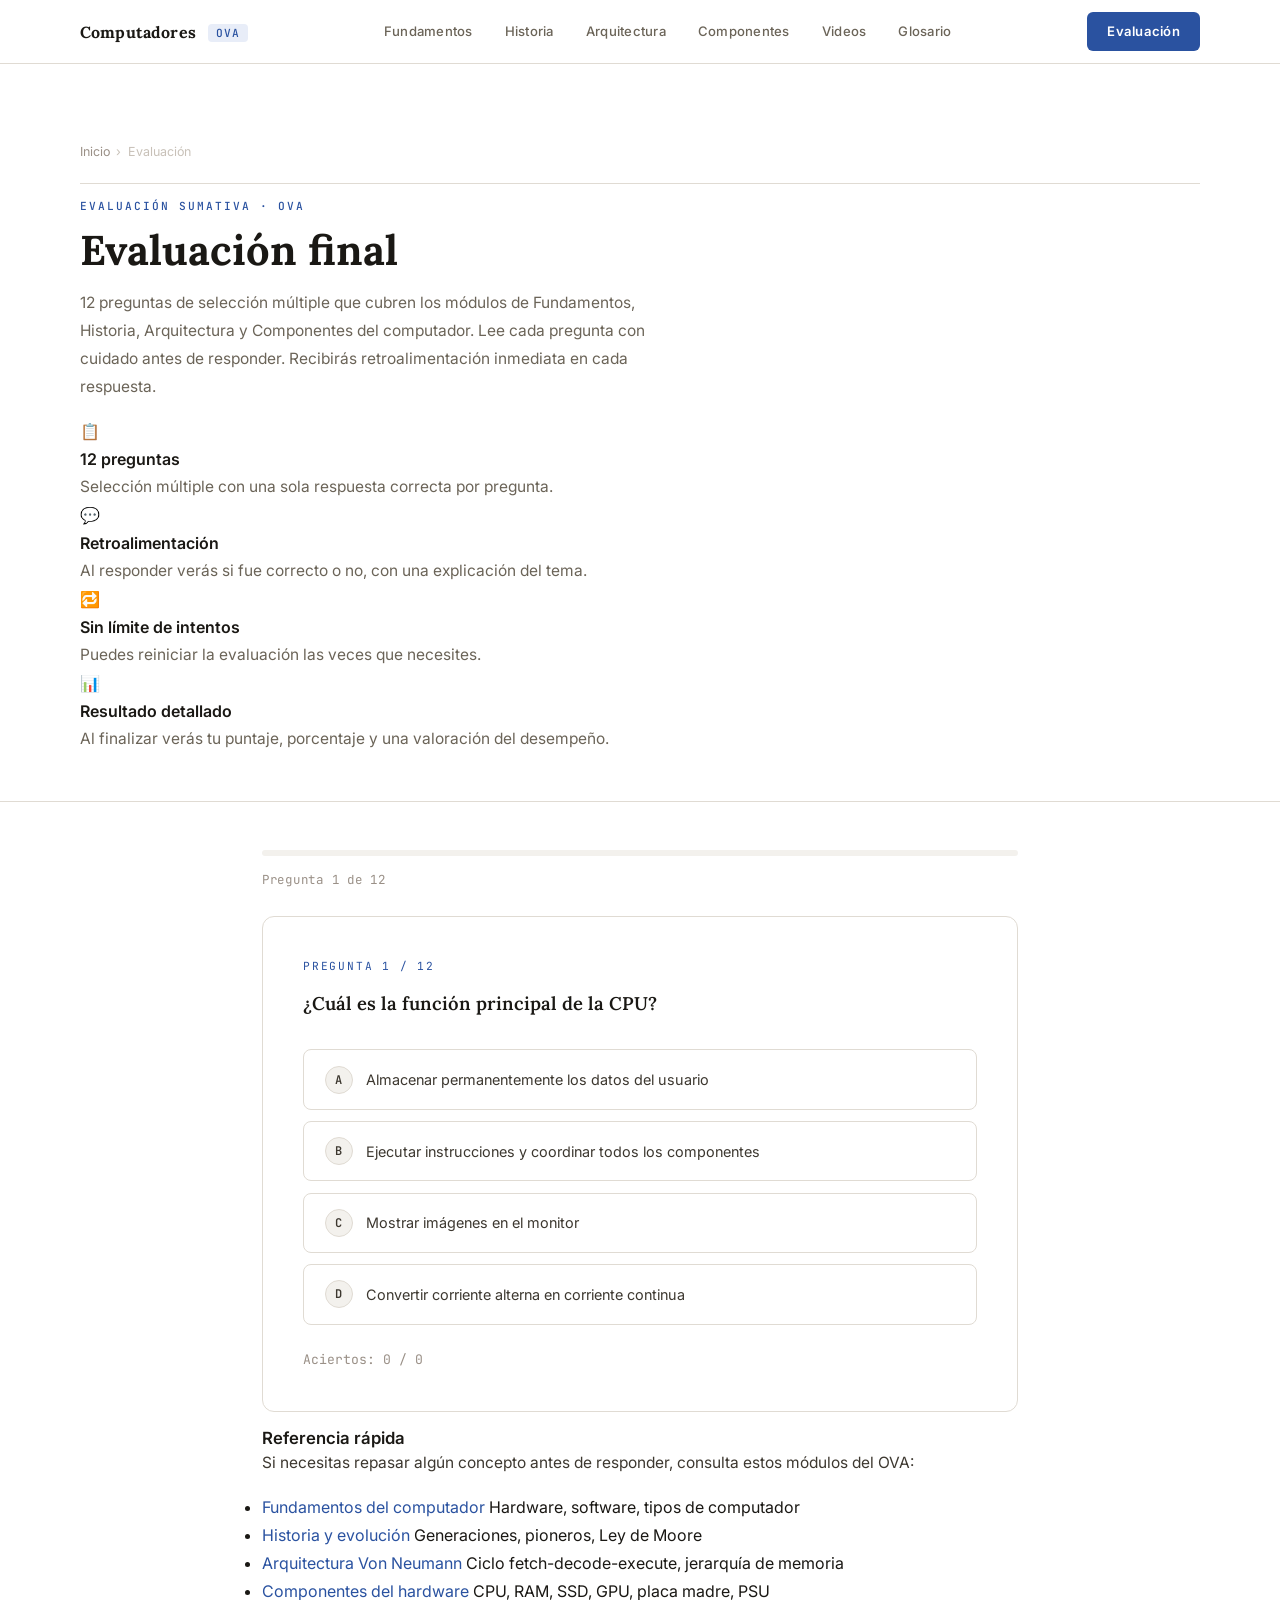
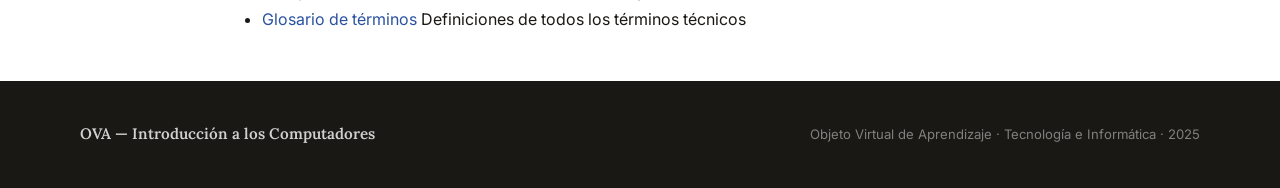
<file: quiz.html>
<!DOCTYPE html>
<html lang="es">
<head>
  <meta charset="UTF-8"/>
  <meta name="viewport" content="width=device-width, initial-scale=1.0"/>
  <title>Evaluación — OVA Computadores</title>
  <meta name="description" content="Evaluación del OVA Introducción a los Computadores. 12 preguntas de selección múltiple."/>
  <link rel="stylesheet" href="styles.css"/>
</head>
<body>

<div id="reading-progress"></div>

<!-- ══ NAV ══ -->
<nav>
  <div class="nav-inner">
    <a href="index.html" class="nav-brand">
      Computadores
      <span>OVA</span>
    </a>
    <ul class="nav-links">
      <li><a href="index.html#conceptos">Fundamentos</a></li>
      <li><a href="index.html#historia">Historia</a></li>
      <li><a href="index.html#arquitectura">Arquitectura</a></li>
      <li><a href="index.html#componentes">Componentes</a></li>
      <li><a href="index.html#videos">Videos</a></li>
      <li><a href="index.html#glosario">Glosario</a></li>
    </ul>
    <a href="quiz.html" class="nav-quiz-btn active-page">Evaluación</a>
  </div>
</nav>

<header class="quiz-hero">
  <div class="quiz-hero-inner">
    <nav class="breadcrumb">
      <a href="index.html">Inicio</a>
      <span>›</span>
      <span>Evaluación</span>
    </nav>
    <span class="section-kicker" style="display:block;margin-top:0.8rem">Evaluación sumativa · OVA</span>
    <h1>Evaluación final</h1>
    <p>
      12 preguntas de selección múltiple que cubren los módulos de Fundamentos, Historia,
      Arquitectura y Componentes del computador. Lee cada pregunta con cuidado antes de responder.
      Recibirás retroalimentación inmediata en cada respuesta.
    </p>

    <!-- instrucciones -->
    <div class="quiz-instructions">
      <div class="qi-item">
        <span class="qi-icon">📋</span>
        <div>
          <strong>12 preguntas</strong>
          <p>Selección múltiple con una sola respuesta correcta por pregunta.</p>
        </div>
      </div>
      <div class="qi-item">
        <span class="qi-icon">💬</span>
        <div>
          <strong>Retroalimentación</strong>
          <p>Al responder verás si fue correcto o no, con una explicación del tema.</p>
        </div>
      </div>
      <div class="qi-item">
        <span class="qi-icon">🔁</span>
        <div>
          <strong>Sin límite de intentos</strong>
          <p>Puedes reiniciar la evaluación las veces que necesites.</p>
        </div>
      </div>
      <div class="qi-item">
        <span class="qi-icon">📊</span>
        <div>
          <strong>Resultado detallado</strong>
          <p>Al finalizar verás tu puntaje, porcentaje y una valoración del desempeño.</p>
        </div>
      </div>
    </div>
  </div>
</header>

<!-- ══ QUIZ ══ -->
<main class="quiz-layout">

  <!-- barra de progreso -->
  <div class="quiz-progress-wrap">
    <div class="quiz-progress-bar-bg">
      <div class="quiz-progress-fill" id="quizProgressFill" style="width:0%"></div>
    </div>
    <span class="quiz-progress-label" id="quizProgressLabel">Pregunta 1 de 12</span>
  </div>

  <!-- card dinámica: aquí va la pregunta o el resultado -->
  <div class="quiz-card-main" id="quizCard">
    <!-- renderizado por main.js -->
  </div>

  <!-- referencia rápida -->
  <div class="quiz-ref-panel">
    <h4 class="quiz-ref-title">Referencia rápida</h4>
    <p class="quiz-ref-intro">
      Si necesitas repasar algún concepto antes de responder, consulta estos módulos del OVA:
    </p>
    <ul class="quiz-ref-list">
      <li>
        <a href="index.html#conceptos">Fundamentos del computador</a>
        <span>Hardware, software, tipos de computador</span>
      </li>
      <li>
        <a href="index.html#historia">Historia y evolución</a>
        <span>Generaciones, pioneros, Ley de Moore</span>
      </li>
      <li>
        <a href="index.html#arquitectura">Arquitectura Von Neumann</a>
        <span>Ciclo fetch-decode-execute, jerarquía de memoria</span>
      </li>
      <li>
        <a href="index.html#componentes">Componentes del hardware</a>
        <span>CPU, RAM, SSD, GPU, placa madre, PSU</span>
      </li>
      <li>
        <a href="index.html#glosario">Glosario de términos</a>
        <span>Definiciones de todos los términos técnicos</span>
      </li>
    </ul>
  </div>

</main>

<!-- ══ FOOTER ══ -->
<footer>
  <div class="footer-inner">
    <span class="footer-brand">OVA — Introducción a los Computadores</span>
    <p>Objeto Virtual de Aprendizaje · Tecnología e Informática · 2025</p>
  </div>
</footer>

<script src="main.js"></script>
</body>
</html>
</file>
<file: styles.css>
/* ═══════════════════════════════════════════
   OVA — Introducción a los Computadores
   Hoja de estilos principal
   ═══════════════════════════════════════════ */

@import url('https://fonts.googleapis.com/css2?family=Lora:ital,wght@0,400;0,600;0,700;1,400;1,600&family=Inter:wght@300;400;500;600&family=JetBrains+Mono:wght@400;500&display=swap');

/* ── RESET & BASE ── */
*, *::before, *::after { box-sizing: border-box; margin: 0; padding: 0; }
html { scroll-behavior: smooth; font-size: 16px; }

:root {
  --white:      #ffffff;
  --bg:         #f9f8f6;
  --bg-alt:     #f3f1ed;
  --border:     #e0dbd3;
  --border-dark:#c8c1b8;
  --ink:        #1a1814;
  --ink2:       #3d3830;
  --ink3:       #6b6458;
  --ink4:       #9a9087;
  --accent:     #2a52a0;   /* azul académico */
  --accent-lt:  #e8edf8;
  --accent2:    #7a3e9d;   /* violeta suave */
  --accent2-lt: #f2ecf9;
  --gold:       #a07820;
  --gold-lt:    #fdf6e3;
  --green:      #1e6b45;
  --green-lt:   #eaf4ef;
  --red:        #b03030;
  --red-lt:     #fdf0f0;

  --nav-h: 64px;
  --max-w: 1120px;
  --body-font: 'Inter', system-ui, sans-serif;
  --serif-font: 'Lora', Georgia, serif;
  --mono-font: 'JetBrains Mono', monospace;
}

body {
  background: var(--white);
  color: var(--ink);
  font-family: var(--body-font);
  line-height: 1.75;
  -webkit-font-smoothing: antialiased;
}

/* ── TYPOGRAPHY ── */
h1, h2, h3, h4 {
  font-family: var(--serif-font);
  line-height: 1.25;
  color: var(--ink);
}
h1 { font-size: clamp(2rem, 5vw, 3.2rem); font-weight: 700; }
h2 { font-size: clamp(1.5rem, 3vw, 2.1rem); font-weight: 700; }
h3 { font-size: 1.25rem; font-weight: 600; }
h4 { font-size: 1.05rem; font-weight: 600; font-family: var(--body-font); }

p { color: var(--ink2); font-size: 0.97rem; line-height: 1.8; margin-bottom: 1rem; }
p:last-child { margin-bottom: 0; }
a { color: var(--accent); text-decoration: none; }
a:hover { text-decoration: underline; }
strong { font-weight: 600; color: var(--ink); }

/* ── NAV ── */
nav {
  position: sticky; top: 0; z-index: 100;
  background: var(--white);
  border-bottom: 1px solid var(--border);
  height: var(--nav-h);
  display: flex; align-items: center;
  padding: 0 2rem;
}
.nav-inner {
  max-width: var(--max-w); width: 100%; margin: 0 auto;
  display: flex; align-items: center; justify-content: space-between;
}
.nav-brand {
  font-family: var(--serif-font);
  font-size: 1rem; font-weight: 700;
  color: var(--ink); letter-spacing: 0.01em;
  text-decoration: none;
}
.nav-brand span {
  font-family: var(--mono-font);
  font-size: 0.7rem; color: var(--accent);
  background: var(--accent-lt);
  padding: 2px 8px; border-radius: 4px;
  margin-left: 8px; letter-spacing: 0.08em; font-weight: 500;
  text-transform: uppercase; vertical-align: middle;
}
.nav-links { display: flex; gap: 0; list-style: none; }
.nav-links a {
  display: block; padding: 0 1rem;
  font-size: 0.82rem; font-weight: 500; letter-spacing: 0.02em;
  color: var(--ink3); text-decoration: none;
  border-bottom: 2px solid transparent;
  line-height: var(--nav-h);
  transition: color 0.15s, border-color 0.15s;
}
.nav-links a:hover { color: var(--accent); }
.nav-links a.active { color: var(--accent); border-bottom-color: var(--accent); }
.nav-quiz-btn {
  font-size: 0.82rem; font-weight: 600;
  background: var(--accent); color: #fff;
  padding: 8px 20px; border-radius: 6px;
  text-decoration: none; letter-spacing: 0.02em;
  transition: background 0.15s;
}
.nav-quiz-btn:hover { background: #1d3f82; text-decoration: none; }

/* ── LAYOUT ── */
.container { max-width: var(--max-w); margin: 0 auto; padding: 0 2rem; }
.section { padding: 4.5rem 0; }
.section-alt { background: var(--bg); }
.section-darker { background: var(--bg-alt); }

/* section header */
.section-header { margin-bottom: 2.5rem; }
.section-kicker {
  font-family: var(--mono-font);
  font-size: 0.7rem; font-weight: 500;
  letter-spacing: 0.18em; text-transform: uppercase;
  color: var(--accent); margin-bottom: 0.5rem; display: block;
}
.section-header h2 { margin-bottom: 0.75rem; }
.section-header p { color: var(--ink3); max-width: 680px; font-size: 1rem; }

/* ── DIVIDER ── */
hr.divider {
  border: none; border-top: 1px solid var(--border);
  margin: 0;
}

/* ── HERO ── */
.hero {
  background: var(--white);
  border-bottom: 1px solid var(--border);
  padding: 5rem 2rem 4rem;
}
.hero-inner {
  max-width: var(--max-w); margin: 0 auto;
  display: grid; grid-template-columns: 1fr 380px; gap: 4rem; align-items: start;
}
@media(max-width:860px){
  .hero-inner { grid-template-columns: 1fr; }
  .hero-aside { display: none; }
}
.hero-kicker {
  font-family: var(--mono-font);
  font-size: 0.72rem; letter-spacing: 0.18em; text-transform: uppercase;
  color: var(--accent); margin-bottom: 1rem; display: block;
}
.hero h1 { margin-bottom: 1.2rem; }
.hero h1 em { font-style: italic; color: var(--accent); }
.hero-lead {
  font-size: 1.07rem; color: var(--ink2); line-height: 1.9;
  max-width: 620px; margin-bottom: 2rem;
}
.hero-meta {
  display: flex; flex-wrap: wrap; gap: 1.5rem;
  padding-top: 1.5rem; border-top: 1px solid var(--border);
}
.hero-meta-item { display: flex; flex-direction: column; gap: 2px; }
.hero-meta-label {
  font-size: 0.7rem; text-transform: uppercase;
  letter-spacing: 0.12em; color: var(--ink4); font-weight: 500;
}
.hero-meta-val { font-size: 0.9rem; font-weight: 600; color: var(--ink); }

/* hero aside card */
.hero-aside { }
.toc-card {
  background: var(--bg);
  border: 1px solid var(--border);
  border-radius: 10px; padding: 1.5rem;
}
.toc-card h4 {
  font-size: 0.78rem; text-transform: uppercase;
  letter-spacing: 0.14em; color: var(--ink4);
  margin-bottom: 1rem; font-family: var(--mono-font); font-weight: 500;
}
.toc-list { list-style: none; }
.toc-list li {
  border-bottom: 1px solid var(--border);
  padding: 0.5rem 0;
}
.toc-list li:last-child { border-bottom: none; }
.toc-list a {
  font-size: 0.87rem; color: var(--ink2);
  display: flex; justify-content: space-between; align-items: center;
  text-decoration: none; gap: 0.5rem;
}
.toc-list a:hover { color: var(--accent); }
.toc-num {
  font-family: var(--mono-font); font-size: 0.7rem;
  color: var(--ink4); min-width: 20px;
}

/* ── CARDS ── */
.card {
  background: var(--white);
  border: 1px solid var(--border);
  border-radius: 10px;
  padding: 1.75rem;
  transition: box-shadow 0.2s, border-color 0.2s;
}
.card:hover { border-color: var(--border-dark); box-shadow: 0 4px 16px rgba(0,0,0,0.06); }
.card-accent-top { border-top: 3px solid var(--accent); }
.card-accent-gold { border-top: 3px solid var(--gold); }
.card-accent-green { border-top: 3px solid var(--green); }
.card-accent-violet { border-top: 3px solid var(--accent2); }

.card-icon {
  width: 44px; height: 44px;
  border-radius: 8px; background: var(--accent-lt);
  display: flex; align-items: center; justify-content: center;
  font-size: 1.3rem; margin-bottom: 1rem;
}
.card h3 { margin-bottom: 0.5rem; font-size: 1.05rem; }
.card p { font-size: 0.88rem; color: var(--ink3); margin-bottom: 0; }

/* ── GRID HELPERS ── */
.grid-2 { display: grid; grid-template-columns: repeat(2, 1fr); gap: 1.5rem; }
.grid-3 { display: grid; grid-template-columns: repeat(3, 1fr); gap: 1.5rem; }
.grid-4 { display: grid; grid-template-columns: repeat(4, 1fr); gap: 1.25rem; }
@media(max-width:900px){
  .grid-3 { grid-template-columns: 1fr 1fr; }
  .grid-4 { grid-template-columns: 1fr 1fr; }
}
@media(max-width:600px){
  .grid-2,.grid-3,.grid-4 { grid-template-columns: 1fr; }
}

/* ── STAT CARDS ── */
.stat-card {
  background: var(--white);
  border: 1px solid var(--border); border-radius: 10px;
  padding: 1.4rem 1.6rem;
  text-align: center;
}
.stat-number {
  font-family: var(--serif-font);
  font-size: 2.2rem; font-weight: 700;
  color: var(--accent); line-height: 1;
  margin-bottom: 0.4rem;
}
.stat-label { font-size: 0.8rem; color: var(--ink3); line-height: 1.4; }

/* ── INFO BOXES ── */
.info-box {
  border-left: 3px solid var(--accent);
  background: var(--accent-lt);
  padding: 1rem 1.4rem; border-radius: 0 8px 8px 0;
  margin: 1.5rem 0;
}
.info-box.gold { border-color: var(--gold); background: var(--gold-lt); }
.info-box.green { border-color: var(--green); background: var(--green-lt); }
.info-box.red   { border-color: var(--red);   background: var(--red-lt); }
.info-box-label {
  font-size: 0.7rem; text-transform: uppercase;
  letter-spacing: 0.15em; font-weight: 600;
  color: var(--accent); margin-bottom: 0.35rem; display: block;
  font-family: var(--mono-font);
}
.info-box.gold .info-box-label { color: var(--gold); }
.info-box.green .info-box-label { color: var(--green); }
.info-box.red   .info-box-label { color: var(--red); }
.info-box p { font-size: 0.9rem; margin: 0; color: var(--ink2); }

/* ── TABLE ── */
.table-wrap { overflow-x: auto; margin: 1.5rem 0; }
table {
  width: 100%; border-collapse: collapse;
  font-size: 0.88rem;
}
thead th {
  background: var(--bg-alt);
  padding: 0.75rem 1rem;
  text-align: left; font-weight: 600;
  font-size: 0.78rem; text-transform: uppercase;
  letter-spacing: 0.08em; color: var(--ink3);
  border-bottom: 2px solid var(--border);
}
tbody td {
  padding: 0.75rem 1rem;
  border-bottom: 1px solid var(--border);
  color: var(--ink2);
}
tbody tr:last-child td { border-bottom: none; }
tbody tr:hover { background: var(--bg); }

/* ── TIMELINE ── */
.timeline { padding: 0.5rem 0; }
.tl-item {
  display: grid; grid-template-columns: 90px 24px 1fr;
  gap: 0 1.2rem; margin-bottom: 0;
  padding-bottom: 2.5rem; position: relative;
}
.tl-item:last-child { padding-bottom: 0; }
.tl-year {
  font-family: var(--mono-font);
  font-size: 0.78rem; font-weight: 500;
  color: var(--accent); padding-top: 3px; text-align: right;
}
.tl-dot-col { display: flex; flex-direction: column; align-items: center; }
.tl-dot {
  width: 12px; height: 12px; border-radius: 50%;
  background: var(--accent); border: 2px solid var(--white);
  box-shadow: 0 0 0 2px var(--accent);
  flex-shrink: 0; margin-top: 4px;
}
.tl-line {
  width: 1px; flex: 1;
  background: var(--border); margin-top: 4px;
}
.tl-item:last-child .tl-line { display: none; }
.tl-content h4 { font-size: 0.95rem; margin-bottom: 0.3rem; }
.tl-content p { font-size: 0.85rem; color: var(--ink3); margin: 0; }

/* ── VIDEOS ── */
.video-card {
  background: var(--white);
  border: 1px solid var(--border); border-radius: 10px;
  overflow: hidden;
  transition: box-shadow 0.2s, border-color 0.2s;
}
.video-card:hover { box-shadow: 0 4px 16px rgba(0,0,0,0.08); border-color: var(--border-dark); }
.video-embed { position: relative; padding-bottom: 56.25%; }
.video-embed iframe { position: absolute; inset: 0; width: 100%; height: 100%; border: none; }
.video-info { padding: 1.1rem 1.3rem; }
.video-info h4 { font-size: 0.9rem; margin-bottom: 0.3rem; }
.video-info p { font-size: 0.82rem; color: var(--ink3); margin: 0; }
.video-tags { display: flex; gap: 0.4rem; margin-top: 0.7rem; flex-wrap: wrap; }
.tag {
  font-family: var(--mono-font);
  font-size: 0.68rem; letter-spacing: 0.06em;
  padding: 2px 8px; border-radius: 4px;
  background: var(--bg-alt); color: var(--ink3);
  border: 1px solid var(--border);
}
.tag.blue   { background: var(--accent-lt); color: var(--accent); border-color: #c5d3ef; }
.tag.green  { background: var(--green-lt);  color: var(--green);  border-color: #b8d9c8; }
.tag.violet { background: var(--accent2-lt);color: var(--accent2);border-color: #d8c8ed; }

/* ── COMPONENTS EXPLORER ── */
.comp-layout {
  display: grid; grid-template-columns: 230px 1fr; gap: 1.5rem;
}
@media(max-width:700px){ .comp-layout { grid-template-columns: 1fr; } }
.comp-nav { display: flex; flex-direction: column; gap: 0.3rem; }
.comp-tab {
  padding: 0.75rem 1rem;
  background: var(--white); border: 1px solid var(--border);
  border-radius: 7px; cursor: pointer; text-align: left;
  font-size: 0.87rem; font-family: inherit;
  color: var(--ink2); font-weight: 500;
  display: flex; align-items: center; gap: 0.7rem;
  transition: all 0.15s;
}
.comp-tab:hover { border-color: var(--accent); color: var(--accent); background: var(--accent-lt); }
.comp-tab.active { border-color: var(--accent); background: var(--accent-lt); color: var(--accent); font-weight: 600; }
.comp-tab-icon { font-size: 1.1rem; }
.comp-panel {
  background: var(--white); border: 1px solid var(--border);
  border-radius: 10px; padding: 2rem;
  min-height: 340px;
}
.comp-panel h3 { font-size: 1.15rem; margin-bottom: 0.6rem; }
.comp-panel > p { font-size: 0.9rem; color: var(--ink2); margin-bottom: 1.2rem; }
.spec-table { width: 100%; border-collapse: collapse; margin-top: 1rem; }
.spec-table tr { border-bottom: 1px solid var(--border); }
.spec-table tr:last-child { border-bottom: none; }
.spec-table td { padding: 0.55rem 0; font-size: 0.87rem; }
.spec-table td:first-child { color: var(--ink3); width: 40%; font-weight: 500; }
.spec-table td:last-child { color: var(--ink); font-family: var(--mono-font); font-size: 0.83rem; }
.comp-fun-fact {
  margin-top: 1.2rem;
  background: var(--accent-lt); border: 1px solid #c5d3ef;
  border-radius: 7px; padding: 0.9rem 1.1rem;
}
.comp-fun-fact span {
  font-size: 0.68rem; text-transform: uppercase; letter-spacing: 0.14em;
  font-family: var(--mono-font); color: var(--accent); font-weight: 600;
  display: block; margin-bottom: 4px;
}
.comp-fun-fact p { font-size: 0.84rem; color: var(--ink2); margin: 0; }

/* ── GLOSSARY ── */
.gloss-grid { display: grid; grid-template-columns: repeat(auto-fill, minmax(260px, 1fr)); gap: 1rem; }
.gloss-item {
  padding: 1.1rem 1.3rem;
  background: var(--white); border: 1px solid var(--border); border-radius: 8px;
}
.gloss-term {
  font-family: var(--mono-font); font-size: 0.82rem;
  font-weight: 500; color: var(--accent);
  margin-bottom: 0.35rem; display: block;
}
.gloss-def { font-size: 0.84rem; color: var(--ink3); line-height: 1.6; }

/* ── BREADCRUMB ── */
.breadcrumb {
  font-size: 0.78rem; color: var(--ink4);
  padding: 0.6rem 0; display: flex; gap: 0.4rem; align-items: center;
}
.breadcrumb a { color: var(--ink4); text-decoration: none; }
.breadcrumb a:hover { color: var(--accent); }
.breadcrumb span { color: var(--border-dark); }

/* ── FOOTER ── */
footer {
  background: var(--ink);
  color: rgba(255,255,255,0.55);
  padding: 2.5rem 2rem; margin-top: 0;
}
.footer-inner {
  max-width: var(--max-w); margin: 0 auto;
  display: flex; justify-content: space-between; align-items: center;
  flex-wrap: wrap; gap: 1rem;
}
footer p { color: rgba(255,255,255,0.45); font-size: 0.82rem; margin: 0; }
.footer-brand {
  font-family: var(--serif-font); font-size: 0.95rem;
  color: rgba(255,255,255,0.8); font-weight: 600;
}

/* ── PROGRESS BAR ── */
#reading-progress {
  position: fixed; top: 0; left: 0; height: 3px;
  background: var(--accent); z-index: 200; width: 0%;
  transition: width 0.1s linear;
}

/* ── QUIZ PAGE ── */
.quiz-hero {
  background: var(--white);
  border-bottom: 1px solid var(--border);
  padding: 3.5rem 2rem 3rem;
}
.quiz-hero-inner { max-width: var(--max-w); margin: 0 auto; }
.quiz-hero h1 { font-size: clamp(1.8rem, 4vw, 2.6rem); margin-bottom: 0.8rem; }
.quiz-hero p { color: var(--ink3); font-size: 0.97rem; max-width: 600px; }

.quiz-layout {
  max-width: 820px; margin: 3rem auto; padding: 0 2rem;
}
.quiz-progress-wrap { margin-bottom: 1.5rem; }
.quiz-progress-bar-bg {
  background: var(--bg-alt); border-radius: 3px; height: 6px;
  margin-bottom: 0.5rem; overflow: hidden;
}
.quiz-progress-fill {
  height: 100%; background: var(--accent);
  border-radius: 3px; transition: width 0.35s ease;
}
.quiz-progress-label {
  font-size: 0.78rem; color: var(--ink4);
  font-family: var(--mono-font); letter-spacing: 0.06em;
}

.quiz-card-main {
  background: var(--white); border: 1px solid var(--border);
  border-radius: 12px; padding: 2.5rem;
  margin-bottom: 1rem;
}
.q-num {
  font-family: var(--mono-font); font-size: 0.7rem;
  letter-spacing: 0.16em; text-transform: uppercase;
  color: var(--accent); margin-bottom: 0.8rem; display: block;
}
.q-text { font-family: var(--serif-font); font-size: 1.15rem; font-weight: 600; line-height: 1.55; margin-bottom: 2rem; }
.q-options { display: flex; flex-direction: column; gap: 0.7rem; }
.q-opt {
  padding: 0.95rem 1.3rem;
  background: var(--white); border: 1px solid var(--border);
  border-radius: 8px; cursor: pointer; text-align: left;
  font-size: 0.9rem; font-family: inherit; color: var(--ink2);
  transition: all 0.15s; display: flex; align-items: center; gap: 0.8rem;
}
.q-opt:hover:not(.disabled) { border-color: var(--accent); background: var(--accent-lt); color: var(--accent); }
.q-opt.correct { border-color: var(--green); background: var(--green-lt); color: var(--green); }
.q-opt.wrong   { border-color: var(--red);   background: var(--red-lt);   color: var(--red); }
.q-opt.disabled { cursor: default; }
.q-opt-letter {
  width: 28px; height: 28px; border-radius: 50%;
  background: var(--bg-alt); border: 1px solid var(--border);
  display: flex; align-items: center; justify-content: center;
  font-size: 0.75rem; font-weight: 600; flex-shrink: 0;
  font-family: var(--mono-font);
}
.q-opt.correct .q-opt-letter { background: var(--green); color: white; border-color: var(--green); }
.q-opt.wrong   .q-opt-letter { background: var(--red);   color: white; border-color: var(--red); }

.q-feedback {
  border-radius: 8px; padding: 1rem 1.3rem;
  font-size: 0.88rem; line-height: 1.6;
  margin-top: 1.2rem; display: none;
}
.q-feedback.show { display: block; }
.q-feedback.ok   { background: var(--green-lt); border: 1px solid #b8d9c8; color: var(--green); }
.q-feedback.fail { background: var(--red-lt);   border: 1px solid #f0c8c8; color: var(--red); }
.q-feedback strong { font-weight: 700; display: block; margin-bottom: 4px; }

.quiz-actions {
  display: flex; justify-content: space-between; align-items: center;
  margin-top: 1.5rem;
}
.score-display { font-size: 0.82rem; color: var(--ink4); font-family: var(--mono-font); }

.btn {
  display: inline-block; padding: 10px 24px;
  border-radius: 7px; font-size: 0.88rem; font-weight: 600;
  cursor: pointer; border: none; font-family: inherit;
  transition: all 0.15s; text-decoration: none;
}
.btn-primary { background: var(--accent); color: #fff; }
.btn-primary:hover { background: #1d3f82; text-decoration: none; color: #fff; }
.btn-outline { background: var(--white); border: 1px solid var(--border-dark); color: var(--ink2); }
.btn-outline:hover { border-color: var(--accent); color: var(--accent); background: var(--accent-lt); }
.btn:disabled { opacity: 0.4; cursor: default; }

/* resultado */
.result-card {
  background: var(--white); border: 1px solid var(--border);
  border-radius: 12px; padding: 3rem 2.5rem; text-align: center;
}
.result-score-big {
  font-family: var(--serif-font); font-size: 5rem; font-weight: 700;
  color: var(--accent); line-height: 1; margin-bottom: 0.3rem;
}
.result-pct { font-size: 1.1rem; color: var(--ink3); margin-bottom: 1.5rem; }
.result-msg { font-size: 1rem; color: var(--ink2); max-width: 400px; margin: 0 auto 2rem; }
.result-breakdown { display: flex; gap: 1rem; justify-content: center; margin-bottom: 2rem; flex-wrap: wrap; }
.rb-item {
  padding: 0.8rem 1.5rem; border-radius: 8px;
  background: var(--bg); border: 1px solid var(--border);
  text-align: center;
}
.rb-num { font-family: var(--serif-font); font-size: 1.8rem; font-weight: 700; color: var(--ink); }
.rb-label { font-size: 0.75rem; color: var(--ink4); margin-top: 2px; }

/* ── UTILS ── */
.text-center { text-align: center; }
.mt-1 { margin-top: 1rem; }
.mt-2 { margin-top: 2rem; }
.mt-3 { margin-top: 3rem; }
.mb-1 { margin-bottom: 1rem; }
.mb-2 { margin-bottom: 2rem; }
.two-col-text {
  column-count: 2; column-gap: 2.5rem;
}
@media(max-width:640px){ .two-col-text { column-count: 1; } }

/* ── ANIMATIONS ── */
.reveal { opacity: 0; transform: translateY(20px); transition: opacity 0.55s, transform 0.55s; }
.reveal.visible { opacity: 1; transform: none; }
</file>
